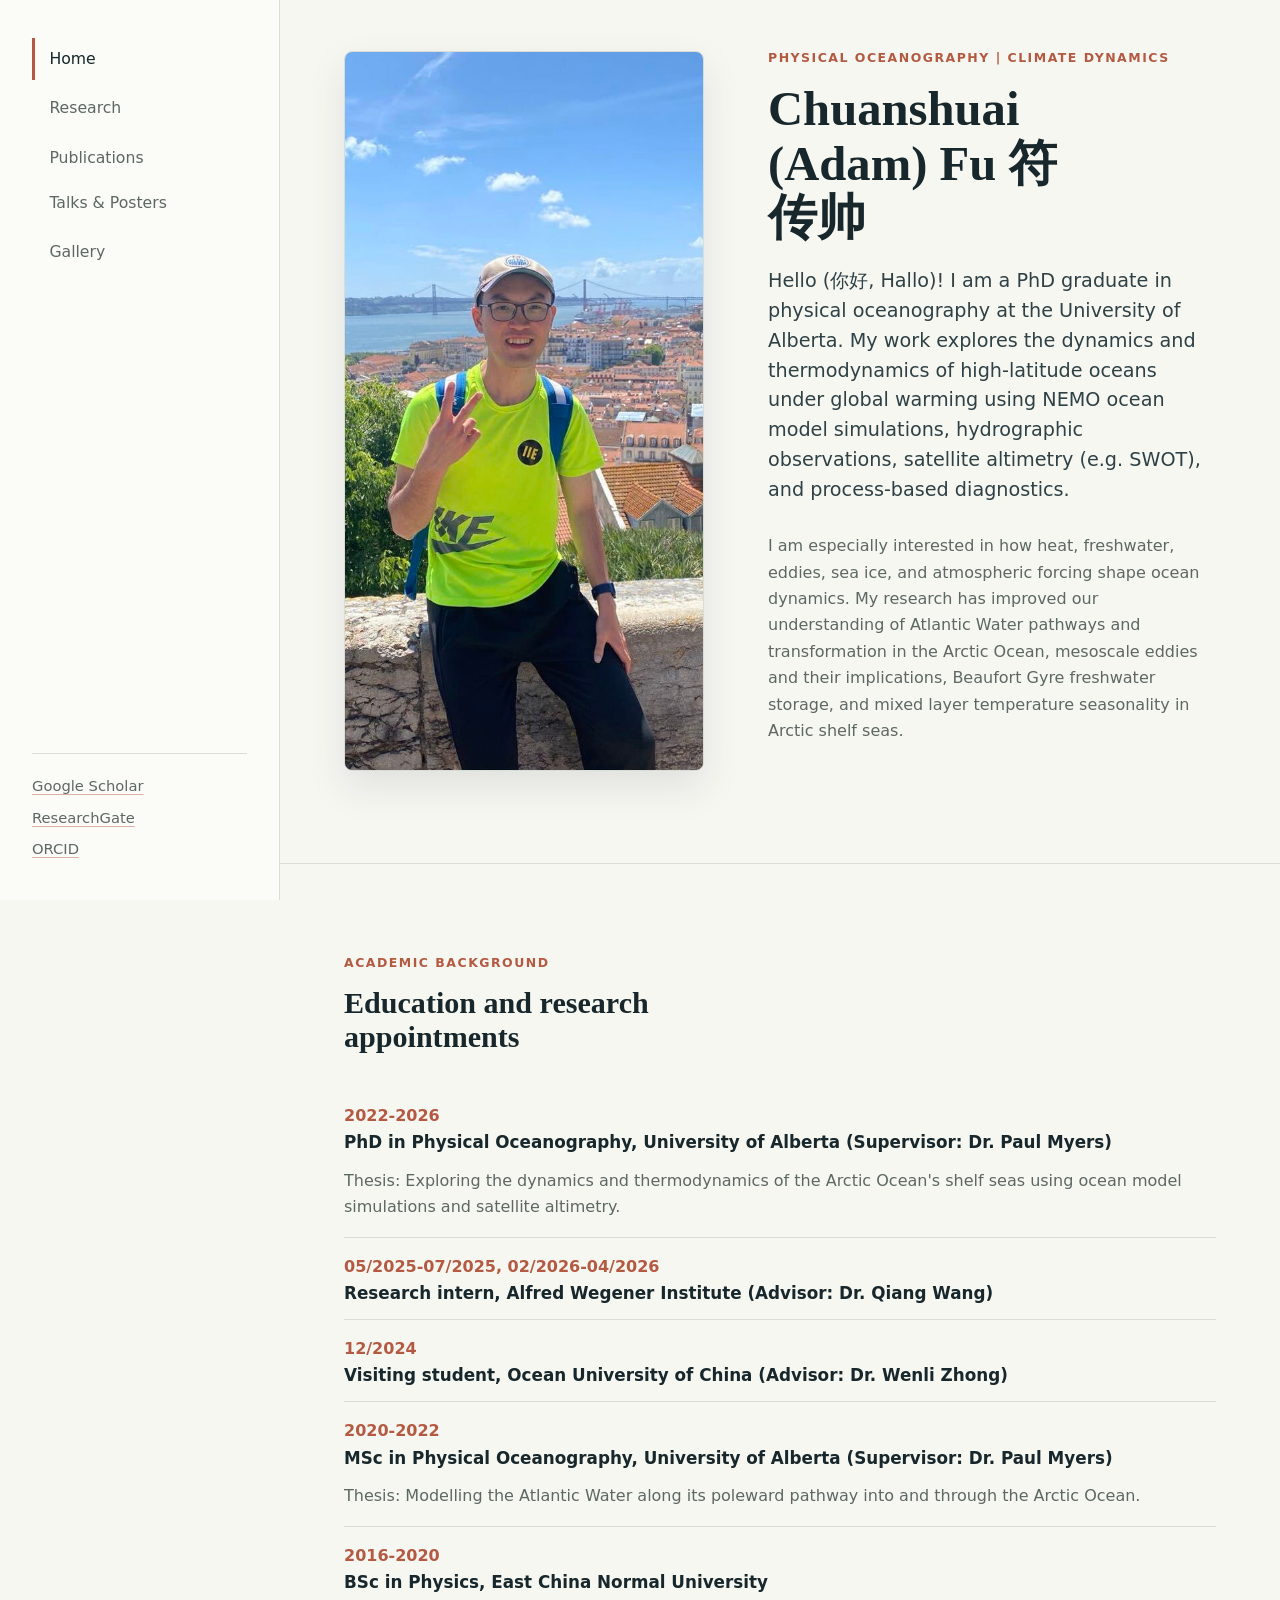
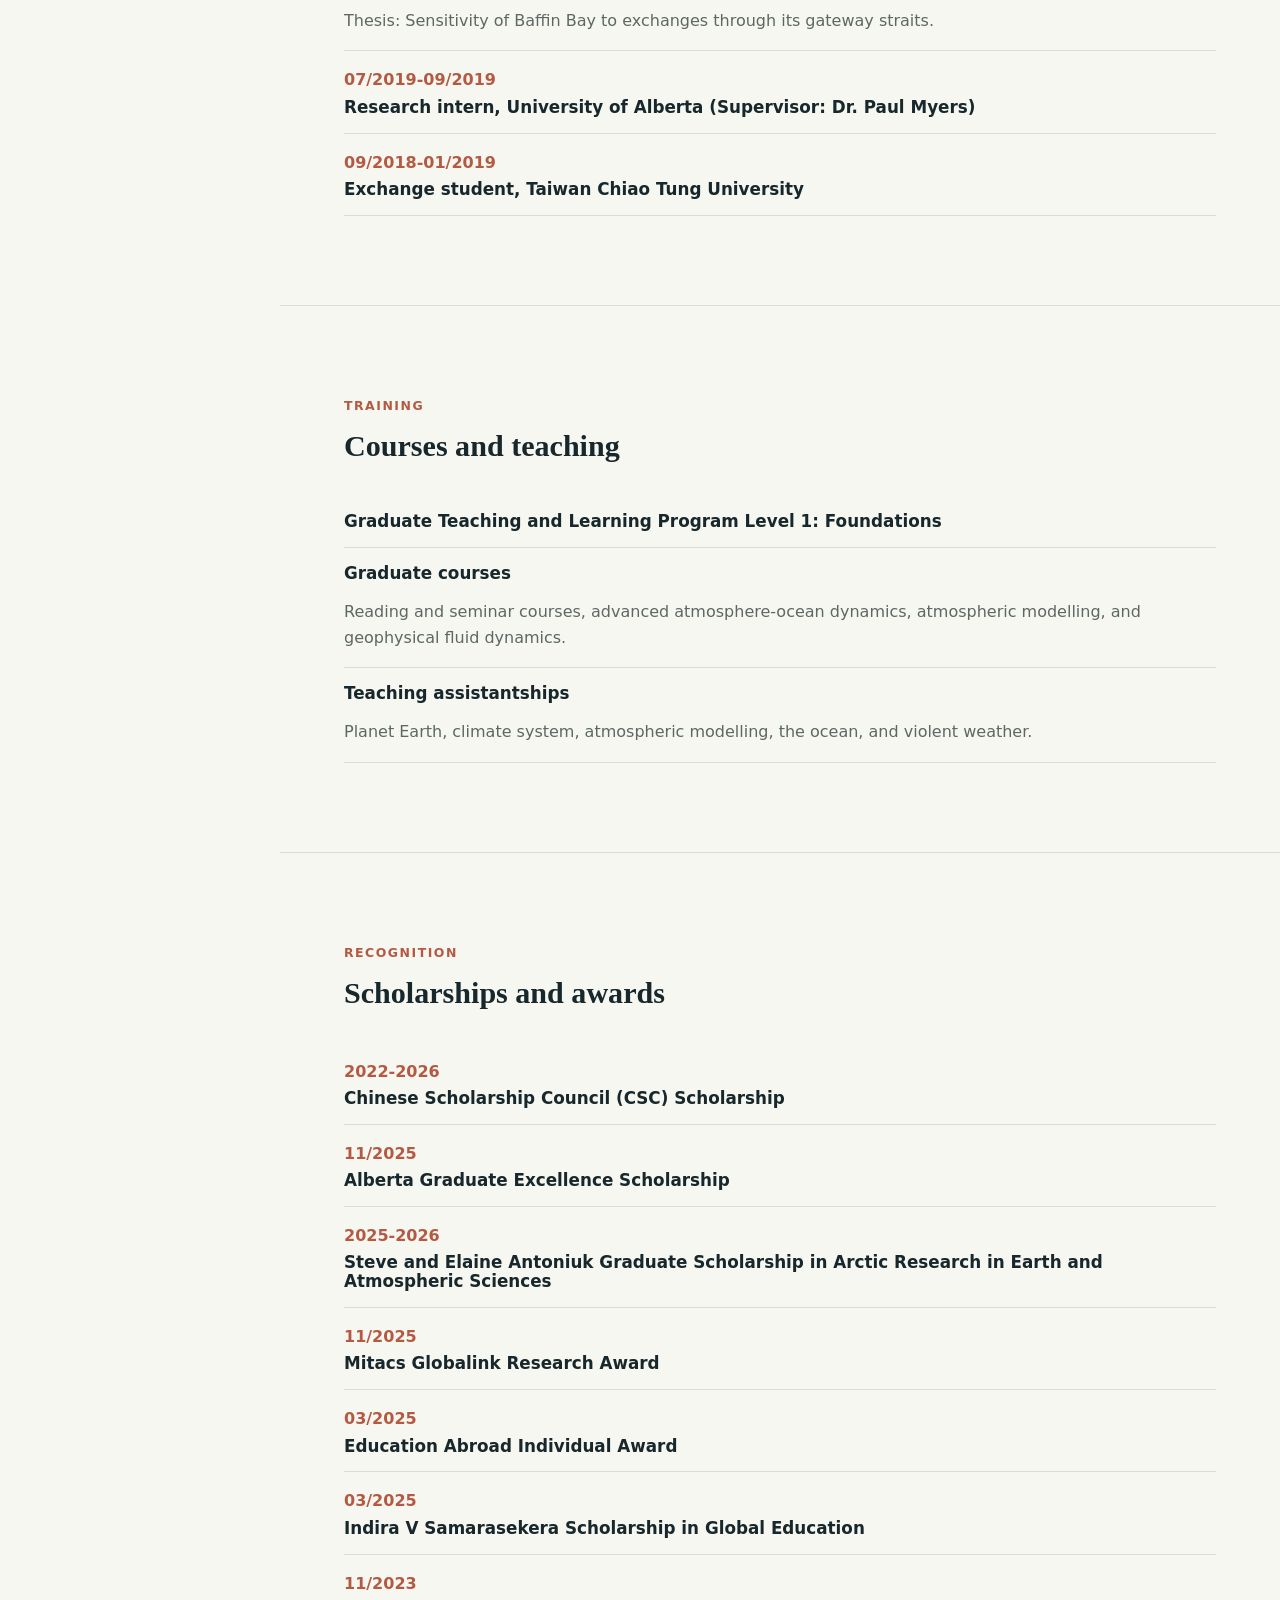
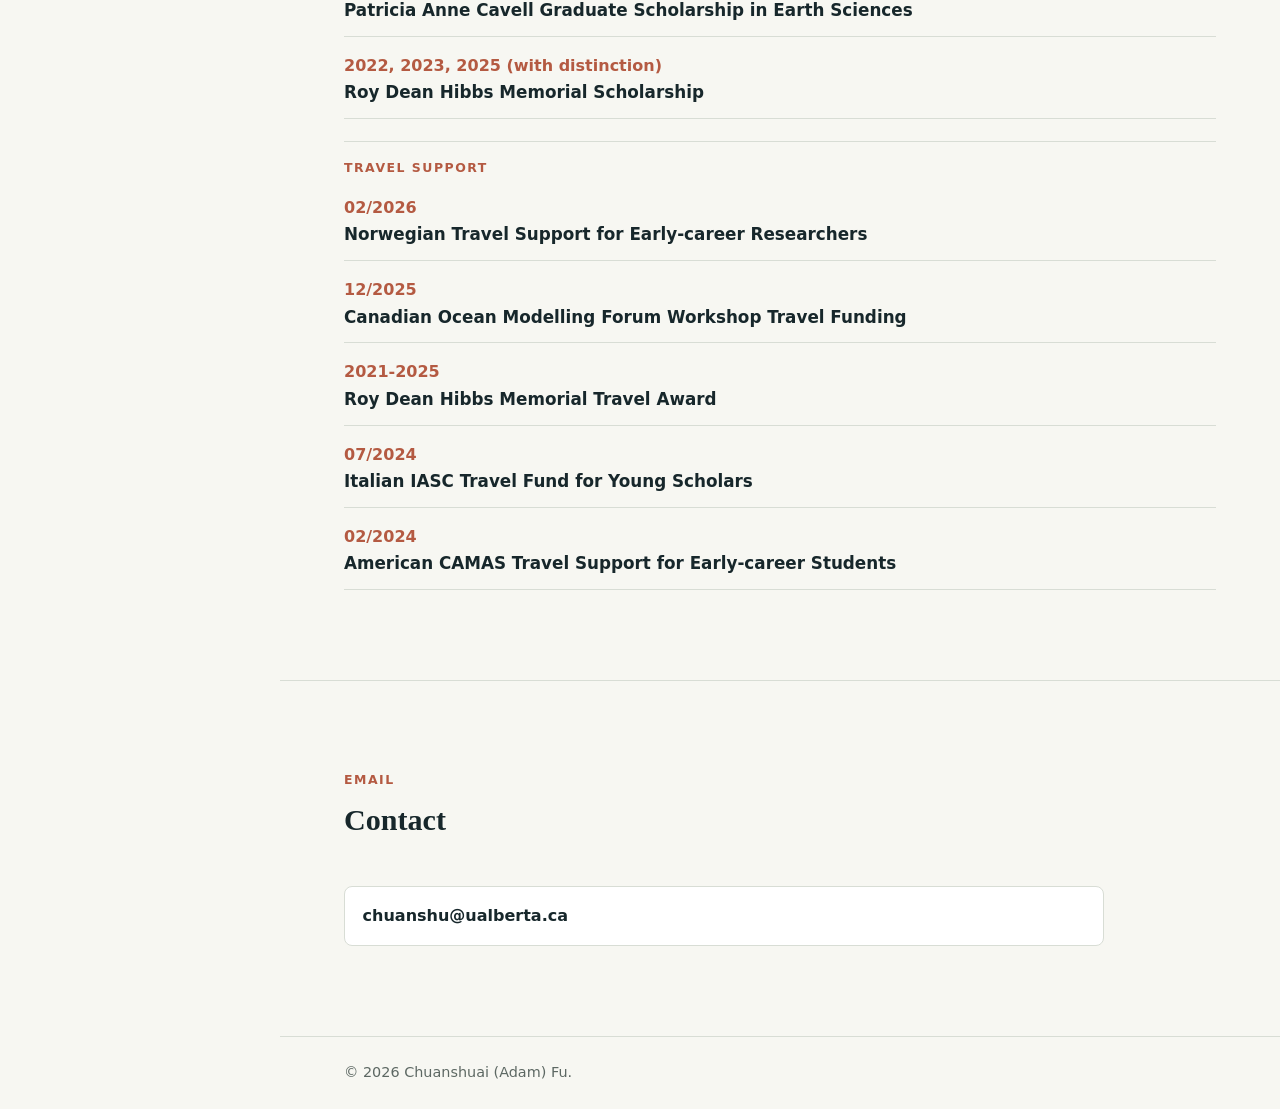
<file: index.html>
<!doctype html>
<html lang="en">
  <head>
    <meta charset="utf-8" />
    <meta name="viewport" content="width=device-width, initial-scale=1" />
    <title>Chuanshuai (Adam) Fu | Physical Oceanography</title>
    <meta
      name="description"
      content="Academic website for Chuanshuai (Adam) Fu, a physical oceanographer studying Arctic Ocean shelf seas, ocean modelling, and satellite altimetry."
    />
    <link rel="stylesheet" href="styles.css" />
  </head>
  <body data-page="home">
    <a class="skip-link" href="#main">Skip to content</a>

    <div class="site-shell">
      <aside class="sidebar" aria-label="Site">
        <nav class="nav" aria-label="Primary navigation">
          <a href="index.html" class="nav__link" data-nav="home">Home</a>
          <details class="nav__details" data-nav-details="home">
            <summary><span class="sr-only">Toggle Home subtitles</span></summary>
            <div class="nav__sublist">
              <a href="index.html#education-title">Education & appointments</a>
              <a href="index.html#teaching-title">Academic training</a>
              <a href="index.html#awards-title">Scholarships & awards</a>
              <a href="index.html#contact-title">Contact</a>
            </div>
          </details>
          <a href="research.html" class="nav__link" data-nav="research">Research</a>
          <details class="nav__details" data-nav-details="research">
            <summary><span class="sr-only">Toggle Research subtitles</span></summary>
            <div class="nav__sublist">
              <a href="research.html#research-interests-title">Research interests</a>
              <a href="research.html#mixed-layer">Mixed layer seasonality</a>
              <a href="research.html#beaufort-gyre">Beaufort Gyre freshwater</a>
              <a href="research.html#swot-eddies">SWOT BG eddies</a>
              <a href="research.html#labrador-eddies">Labrador Sea eddies</a>
              <a href="research.html#svalbard-convection">Svalbard convection</a>
              <a href="research.html#atlantic-water">Atlantic Water pathways</a>
            </div>
          </details>
          <a href="publications.html" class="nav__link" data-nav="publications">Publications</a>
          <a href="talks.html" class="nav__link" data-nav="talks">Talks & Posters</a>
          <details class="nav__details" data-nav-details="talks">
            <summary><span class="sr-only">Toggle Talks and Posters subtitles</span></summary>
            <div class="nav__sublist">
              <a href="talks.html#presentations-title">Selected talks</a>
              <a href="talks.html#posters-title">Selected posters</a>
            </div>
          </details>
          <a href="gallery.html" class="nav__link" data-nav="gallery">Gallery</a>
          <details class="nav__details" data-nav-details="gallery">
            <summary><span class="sr-only">Toggle Gallery subtitles</span></summary>
            <div class="nav__sublist">
              <a href="gallery.html#gallery-2026">2026</a>
              <a href="gallery.html#gallery-2025">2025</a>
              <a href="gallery.html#gallery-2024">2024</a>
              <a href="gallery.html#gallery-2023">2023</a>
              <a href="gallery.html#gallery-2021-2022">2021-2022</a>
              <a href="gallery.html#gallery-before-2020">Before 2020</a>
            </div>
          </details>
        </nav>

        <div class="sidebar__meta">
          <a href="https://scholar.google.com/citations?user=yqhJvTcAAAAJ&hl=en">Google Scholar</a>
          <a href="https://www.researchgate.net/profile/Adam_Fu/research">ResearchGate</a>
          <a href="https://orcid.org/0000-0001-9124-5510">ORCID</a>
        </div>
      </aside>

      <main id="main" class="content">
        <section class="hero section" aria-labelledby="home-title">
          <div class="profile">
            <img
              class="profile__photo"
              src="assets/profile-photo.jpg"
              alt="Chuanshuai (Adam) Fu overlooking Lisbon"
              width="720"
              height="720"
            />

            <div class="profile__body">
              <p class="eyebrow">Physical Oceanography | Climate Dynamics</p>
              <h1 id="home-title">Chuanshuai (Adam) Fu 符传帅</h1>
              <p class="lead">
                Hello (你好, Hallo)! I am a PhD graduate in physical oceanography at the University
                of Alberta. My work explores the dynamics and thermodynamics of
                high-latitude oceans under global warming using NEMO ocean model simulations,
                hydrographic observations, satellite altimetry (e.g. SWOT), and process-based diagnostics.
              </p>
              <p class="intro-copy">
                I am especially interested in how heat, freshwater, eddies,
                sea ice, and atmospheric forcing shape ocean
                dynamics. My research has improved our understanding of
                Atlantic Water pathways and transformation in the Arctic Ocean, mesoscale eddies and their implications,
                Beaufort Gyre freshwater storage, and mixed layer temperature seasonality in Arctic shelf seas.
            
              </p>
            </div>
          </div>
        </section>

        <section class="section section-stack" aria-labelledby="education-title">
          <div class="section__heading">
            <p class="eyebrow">Academic background</p>
            <h2 id="education-title">Education and research appointments</h2>
          </div>

          <div class="timeline">
            <article>
              <time>2022-2026</time>
              <h3>PhD in Physical Oceanography, University of Alberta (Supervisor: Dr. Paul Myers)</h3>
              <p>
                Thesis: Exploring the dynamics and thermodynamics of the Arctic
                Ocean's shelf seas using ocean model simulations and satellite
                altimetry.
              </p>
            </article>
            <article>
              <time>05/2025-07/2025, 02/2026-04/2026</time>
              <h3>Research intern, Alfred Wegener Institute (Advisor: Dr. Qiang Wang)</h3>
            </article>
            <article>
              <time>12/2024</time>
              <h3>Visiting student, Ocean University of China (Advisor: Dr. Wenli Zhong)</h3>
            </article>
            <article>
              <time>2020-2022</time>
              <h3>MSc in Physical Oceanography, University of Alberta (Supervisor: Dr. Paul Myers)</h3>
              <p>
                Thesis: Modelling the Atlantic Water along its poleward pathway
                into and through the Arctic Ocean.
              </p>
            </article>
            <article>
              <time>2016-2020</time>
              <h3>BSc in Physics, East China Normal University</h3>
              <p>
                Thesis: Sensitivity of Baffin Bay to exchanges through its
                gateway straits.
              </p>
            </article>
            <article>
              <time>07/2019-09/2019</time>
              <h3>Research intern, University of Alberta (Supervisor: Dr. Paul Myers)</h3>
            </article>

            <article>
              <time>09/2018-01/2019</time>
              <h3>Exchange student, Taiwan Chiao Tung University</h3>
            </article>

          </div>
        </section>

        <section class="section section-stack" aria-labelledby="teaching-title">
          <div class="section__heading">
            <p class="eyebrow">Training</p>
            <h2 id="teaching-title">Courses and teaching</h2>
          </div>

          <div class="timeline">
            <article>
              <h3>Graduate Teaching and Learning Program Level 1: Foundations</h3>
            </article>

            <article>
              <h3>Graduate courses</h3>
              <p>Reading and seminar courses, advanced atmosphere-ocean dynamics, atmospheric modelling, and geophysical fluid dynamics.</p>
            </article>

            <article>
              <h3>Teaching assistantships</h3>
              <p>Planet Earth, climate system, atmospheric modelling, the ocean, and violent weather.</p>
            </article>

          </div>
        </section>

        <section class="section section-stack" aria-labelledby="awards-title">
          <div class="section__heading">
            <p class="eyebrow">Recognition</p>
            <h2 id="awards-title">Scholarships and awards</h2>
          </div>

          <div class="timeline">
            <article>
              <time>2022-2026</time>
              <h3>Chinese Scholarship Council (CSC) Scholarship</h3>
            </article>
            <article>
              <time>11/2025</time>
              <h3>Alberta Graduate Excellence Scholarship</h3>
            </article>
            <article>
              <time>2025-2026</time>
              <h3>Steve and Elaine Antoniuk Graduate Scholarship in Arctic Research in Earth and Atmospheric Sciences</h3>
            </article>
            <article>
              <time>11/2025</time>
              <h3>Mitacs Globalink Research Award</h3>
            </article>
            <article>
              <time>03/2025</time>
              <h3>Education Abroad Individual Award</h3>
            </article>
            <article>
              <time>03/2025</time>
              <h3>Indira V Samarasekera Scholarship in Global Education</h3>
            </article>
            <article>
              <time>11/2023</time>
              <h3>Patricia Anne Cavell Graduate Scholarship in Earth Sciences</h3>
            </article>
            <article>
              <time>2022, 2023, 2025 (with distinction)</time>
              <h3>Roy Dean Hibbs Memorial Scholarship</h3>
            </article>
            <div class="timeline-divider">Travel support</div>
            <article>
              <time>02/2026</time>
              <h3>Norwegian Travel Support for Early-career Researchers</h3>
            </article>
            <article>
              <time>12/2025</time>
              <h3>Canadian Ocean Modelling Forum Workshop Travel Funding</h3>
            </article>
            <article>
              <time>2021-2025</time>
              <h3>Roy Dean Hibbs Memorial Travel Award</h3>
            </article>
            <article>
              <time>07/2024</time>
              <h3>Italian IASC Travel Fund for Young Scholars</h3>
            </article>
            <article>
              <time>02/2024</time>
              <h3>American CAMAS Travel Support for Early-career Students</h3>
            </article>
          </div>
        </section>

        <section class="section section-stack" aria-labelledby="contact-title">
          <div class="section__heading">
            <p class="eyebrow">Email</p>
            <h2 id="contact-title">Contact</h2>
          </div>

          <div class="link-panel">
            <a href="mailto:chuanshu@ualberta.ca">
              <strong>chuanshu@ualberta.ca</strong>
            </a>
          </div>
        </section>

        <footer class="footer">
          <p>© 2026 Chuanshuai (Adam) Fu.</p>
        </footer>
      </main>
    </div>

    <script src="script.js"></script>
  </body>
</html>
</file>
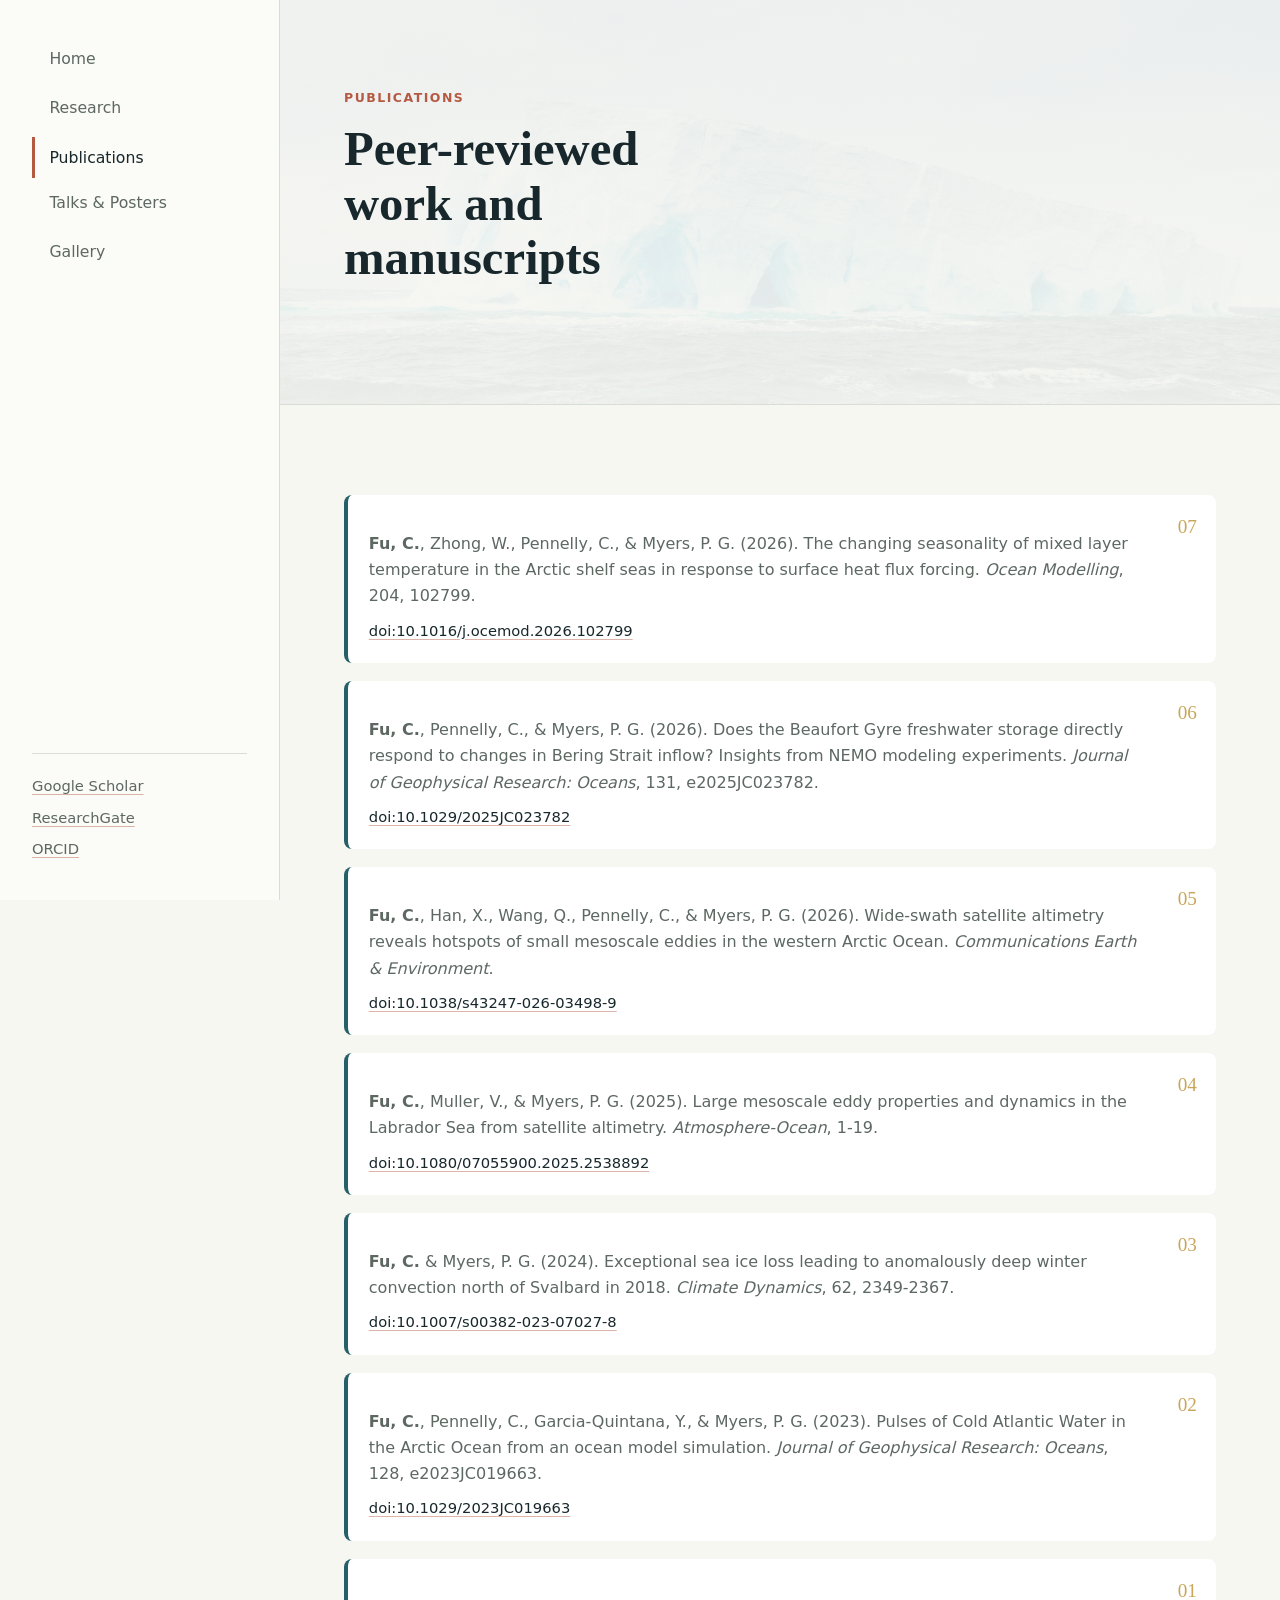
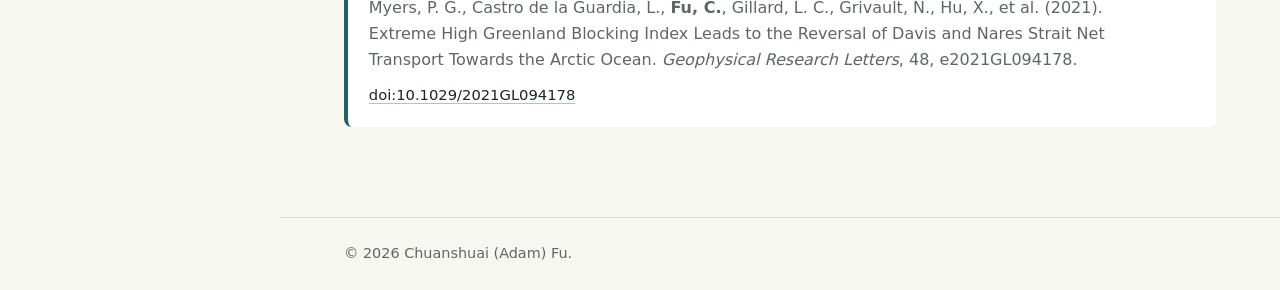
<file: publications.html>
<!doctype html>
<html lang="en">
  <head>
    <meta charset="utf-8" />
    <meta name="viewport" content="width=device-width, initial-scale=1" />
    <title>Publications | Chuanshuai (Adam) Fu</title>
    <meta
      name="description"
      content="Publications by Chuanshuai (Adam) Fu in physical oceanography and Arctic Ocean dynamics."
    />
    <link rel="stylesheet" href="styles.css" />
  </head>
  <body data-page="publications">
    <a class="skip-link" href="#main">Skip to content</a>

    <div class="site-shell">
      <aside class="sidebar" aria-label="Site">
        <nav class="nav" aria-label="Primary navigation">
          <a href="index.html" class="nav__link" data-nav="home">Home</a>
          <details class="nav__details" data-nav-details="home">
            <summary><span class="sr-only">Toggle Home subtitles</span></summary>
            <div class="nav__sublist">
              <a href="index.html#education-title">Education & appointments</a>
              <a href="index.html#teaching-title">Academic training</a>
              <a href="index.html#awards-title">Scholarships & awards</a>
              <a href="index.html#contact-title">Contact</a>
            </div>
          </details>
          <a href="research.html" class="nav__link" data-nav="research">Research</a>
          <details class="nav__details" data-nav-details="research">
            <summary><span class="sr-only">Toggle Research subtitles</span></summary>
            <div class="nav__sublist">
              <a href="research.html#research-interests-title">Research interests</a>
              <a href="research.html#mixed-layer">Mixed-layer seasonality</a>
              <a href="research.html#beaufort-gyre">Beaufort Gyre freshwater</a>
              <a href="research.html#swot-eddies">SWOT eddies</a>
              <a href="research.html#labrador-eddies">Labrador Sea eddies</a>
              <a href="research.html#svalbard-convection">Svalbard convection</a>
              <a href="research.html#atlantic-water">Atlantic Water pathways</a>
            </div>
          </details>
          <a href="publications.html" class="nav__link" data-nav="publications">Publications</a>
          <a href="talks.html" class="nav__link" data-nav="talks">Talks & Posters</a>
          <details class="nav__details" data-nav-details="talks">
            <summary><span class="sr-only">Toggle Talks and Posters subtitles</span></summary>
            <div class="nav__sublist">
              <a href="talks.html#presentations-title">Selected talks</a>
              <a href="talks.html#posters-title">Selected posters</a>
            </div>
          </details>
          <a href="gallery.html" class="nav__link" data-nav="gallery">Gallery</a>
          <details class="nav__details" data-nav-details="gallery">
            <summary><span class="sr-only">Toggle Gallery subtitles</span></summary>
            <div class="nav__sublist">
              <a href="gallery.html#gallery-2026">2026</a>
              <a href="gallery.html#gallery-2025">2025</a>
              <a href="gallery.html#gallery-2024">2024</a>
              <a href="gallery.html#gallery-2023">2023</a>
              <a href="gallery.html#gallery-2021-2022">2021-2022</a>
              <a href="gallery.html#gallery-before-2020">Before 2020</a>
            </div>
          </details>
        </nav>

        <div class="sidebar__meta">
          <a href="https://scholar.google.com/citations?user=yqhJvTcAAAAJ&hl=en">Google Scholar</a>
          <a href="https://www.researchgate.net/profile/Adam_Fu/research">ResearchGate</a>
          <a href="https://orcid.org/0000-0001-9124-5510">ORCID</a>
        </div>
      </aside>

      <main id="main" class="content">
        <section class="section page-header" aria-labelledby="publications-title">
          <p class="eyebrow">Publications</p>
          <h1 id="publications-title">Peer-reviewed work and manuscripts</h1>
          <p class="lead">
            <!-- My publications focus on Arctic Ocean dynamics, Beaufort Gyre
            freshwater storage, satellite altimetry, mesoscale eddies, Atlantic
            Water pathways, and high-latitude ocean change. -->
          </p>
        </section>

        <section class="section" aria-label="Publication list">
          <ol class="publication-list publication-list--reverse">
            <li data-number="07">
              <p>
                <strong>Fu, C.</strong>, Zhong, W., Pennelly, C., & Myers, P. G.
                (2026).
                The changing seasonality of mixed layer temperature in the
                Arctic shelf seas in response to surface heat flux forcing.
                <em>Ocean Modelling</em>, 204, 102799.
              </p>
              <a href="https://doi.org/10.1016/j.ocemod.2026.102799">doi:10.1016/j.ocemod.2026.102799</a>
            </li>
            <li data-number="06">
              <p>
                <strong>Fu, C.</strong>, Pennelly, C., & Myers, P. G. (2026).
                Does the Beaufort Gyre freshwater storage directly respond to
                changes in Bering Strait inflow? Insights from NEMO modeling
                experiments. <em>Journal of Geophysical Research: Oceans</em>,
                131, e2025JC023782.
              </p>
              <a href="https://doi.org/10.1029/2025JC023782">doi:10.1029/2025JC023782</a>
            </li>
            <li data-number="05">
              <p>
                <strong>Fu, C.</strong>, Han, X., Wang, Q., Pennelly, C., &
                Myers, P. G. (2026). Wide-swath satellite altimetry reveals
                hotspots of small mesoscale eddies in the western Arctic Ocean.
                <em>Communications Earth & Environment</em>.
              </p>
              <a href="https://doi.org/10.1038/s43247-026-03498-9">doi:10.1038/s43247-026-03498-9</a>
            </li>
            <li data-number="04">
              <p>
                <strong>Fu, C.</strong>, Muller, V., & Myers, P. G. (2025).
                Large mesoscale eddy properties and dynamics in the Labrador Sea
                from satellite altimetry. <em>Atmosphere-Ocean</em>, 1-19.
              </p>
              <a href="https://doi.org/10.1080/07055900.2025.2538892">doi:10.1080/07055900.2025.2538892</a>
            </li>
            <li data-number="03">
              <p>
                <strong>Fu, C.</strong> & Myers, P. G. (2024). Exceptional sea
                ice loss leading to anomalously deep winter convection north of
                Svalbard in 2018. <em>Climate Dynamics</em>, 62, 2349-2367.
              </p>
              <a href="https://doi.org/10.1007/s00382-023-07027-8">doi:10.1007/s00382-023-07027-8</a>
            </li>
            <li data-number="02">
              <p>
                <strong>Fu, C.</strong>, Pennelly, C., Garcia-Quintana, Y., &
                Myers, P. G. (2023). Pulses of Cold Atlantic Water in the Arctic
                Ocean from an ocean model simulation.
                <em>Journal of Geophysical Research: Oceans</em>, 128,
                e2023JC019663.
              </p>
              <a href="https://doi.org/10.1029/2023JC019663">doi:10.1029/2023JC019663</a>
            </li>
            <li data-number="01">
              <p>
                Myers, P. G., Castro de la Guardia, L., <strong>Fu, C.</strong>,
                Gillard, L. C., Grivault, N., Hu, X., et al. (2021). Extreme
                High Greenland Blocking Index Leads to the Reversal of Davis and
                Nares Strait Net Transport Towards the Arctic Ocean.
                <em>Geophysical Research Letters</em>, 48, e2021GL094178.
              </p>
              <a href="https://doi.org/10.1029/2021GL094178">doi:10.1029/2021GL094178</a>
            </li>
          </ol>
        </section>

        <footer class="footer">
          <p>© 2026 Chuanshuai (Adam) Fu.</p>
        </footer>
      </main>
    </div>

    <script src="script.js"></script>
  </body>
</html>
</file>
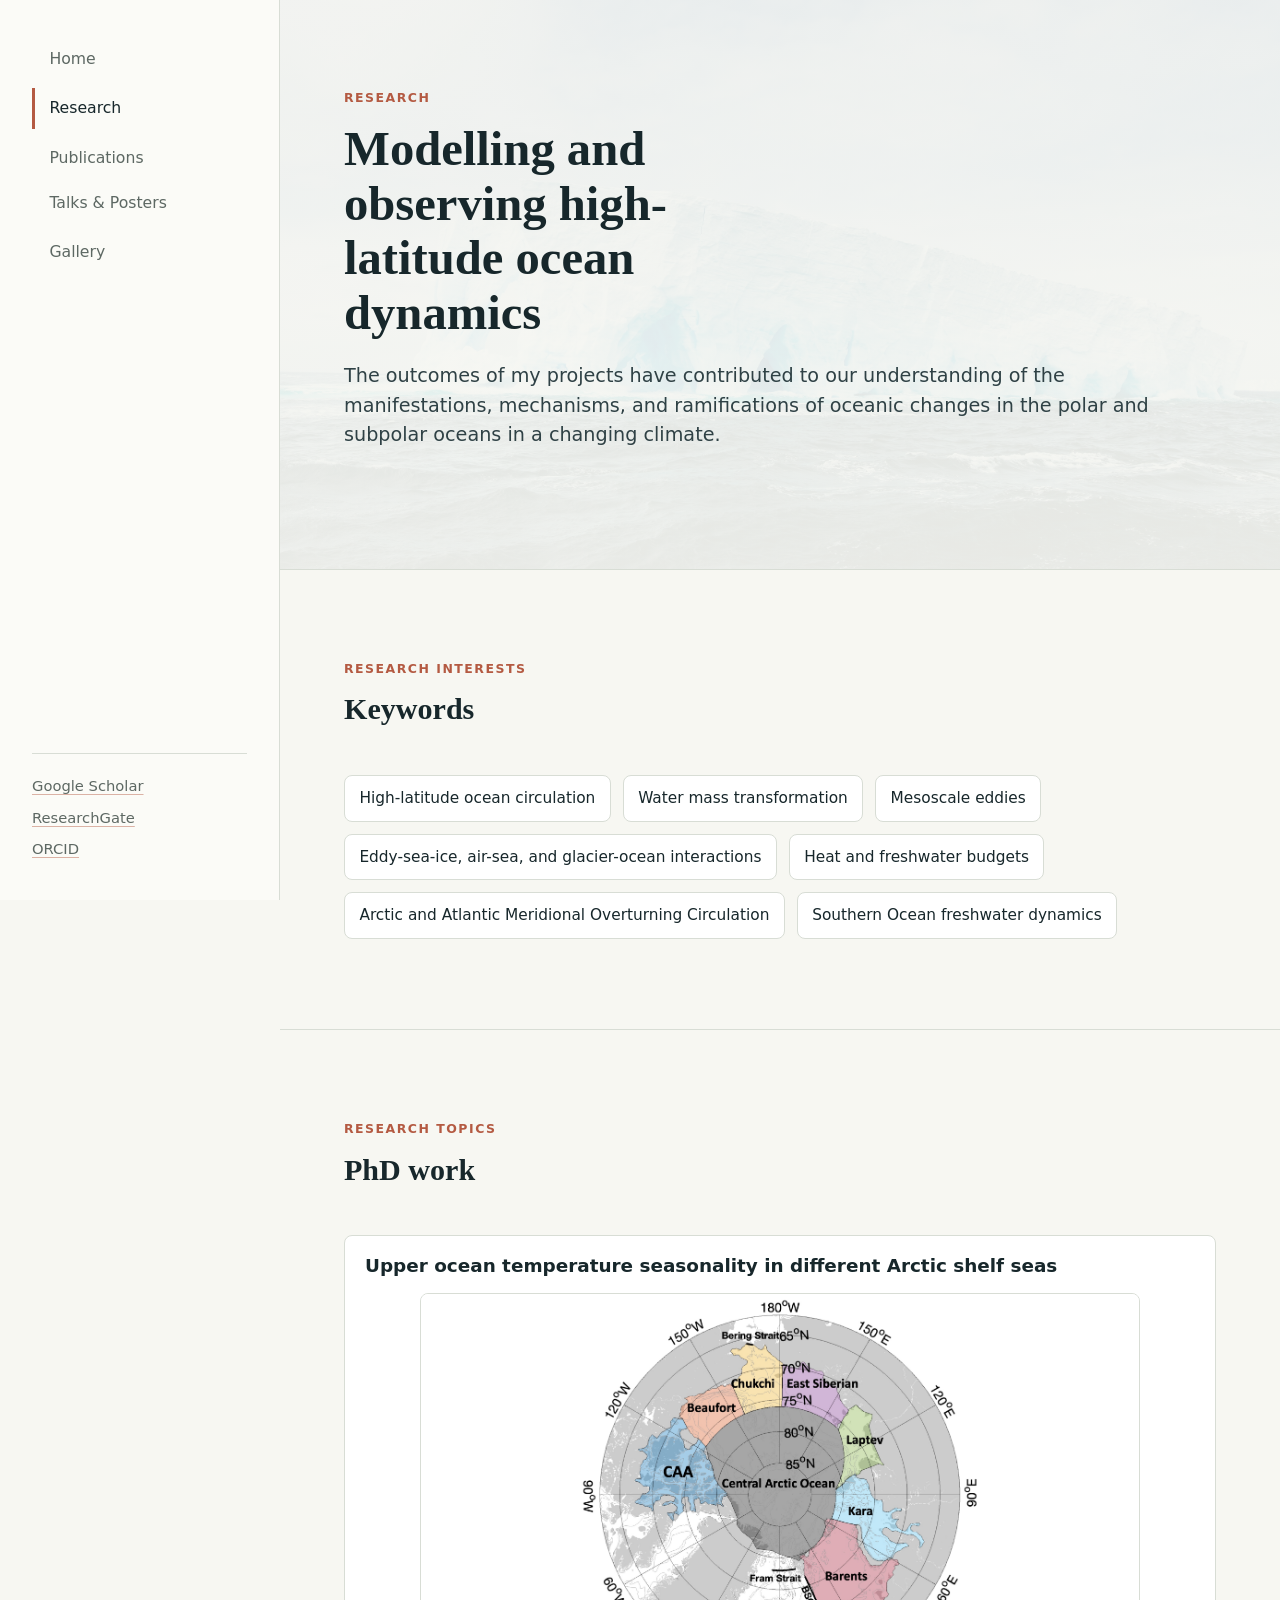
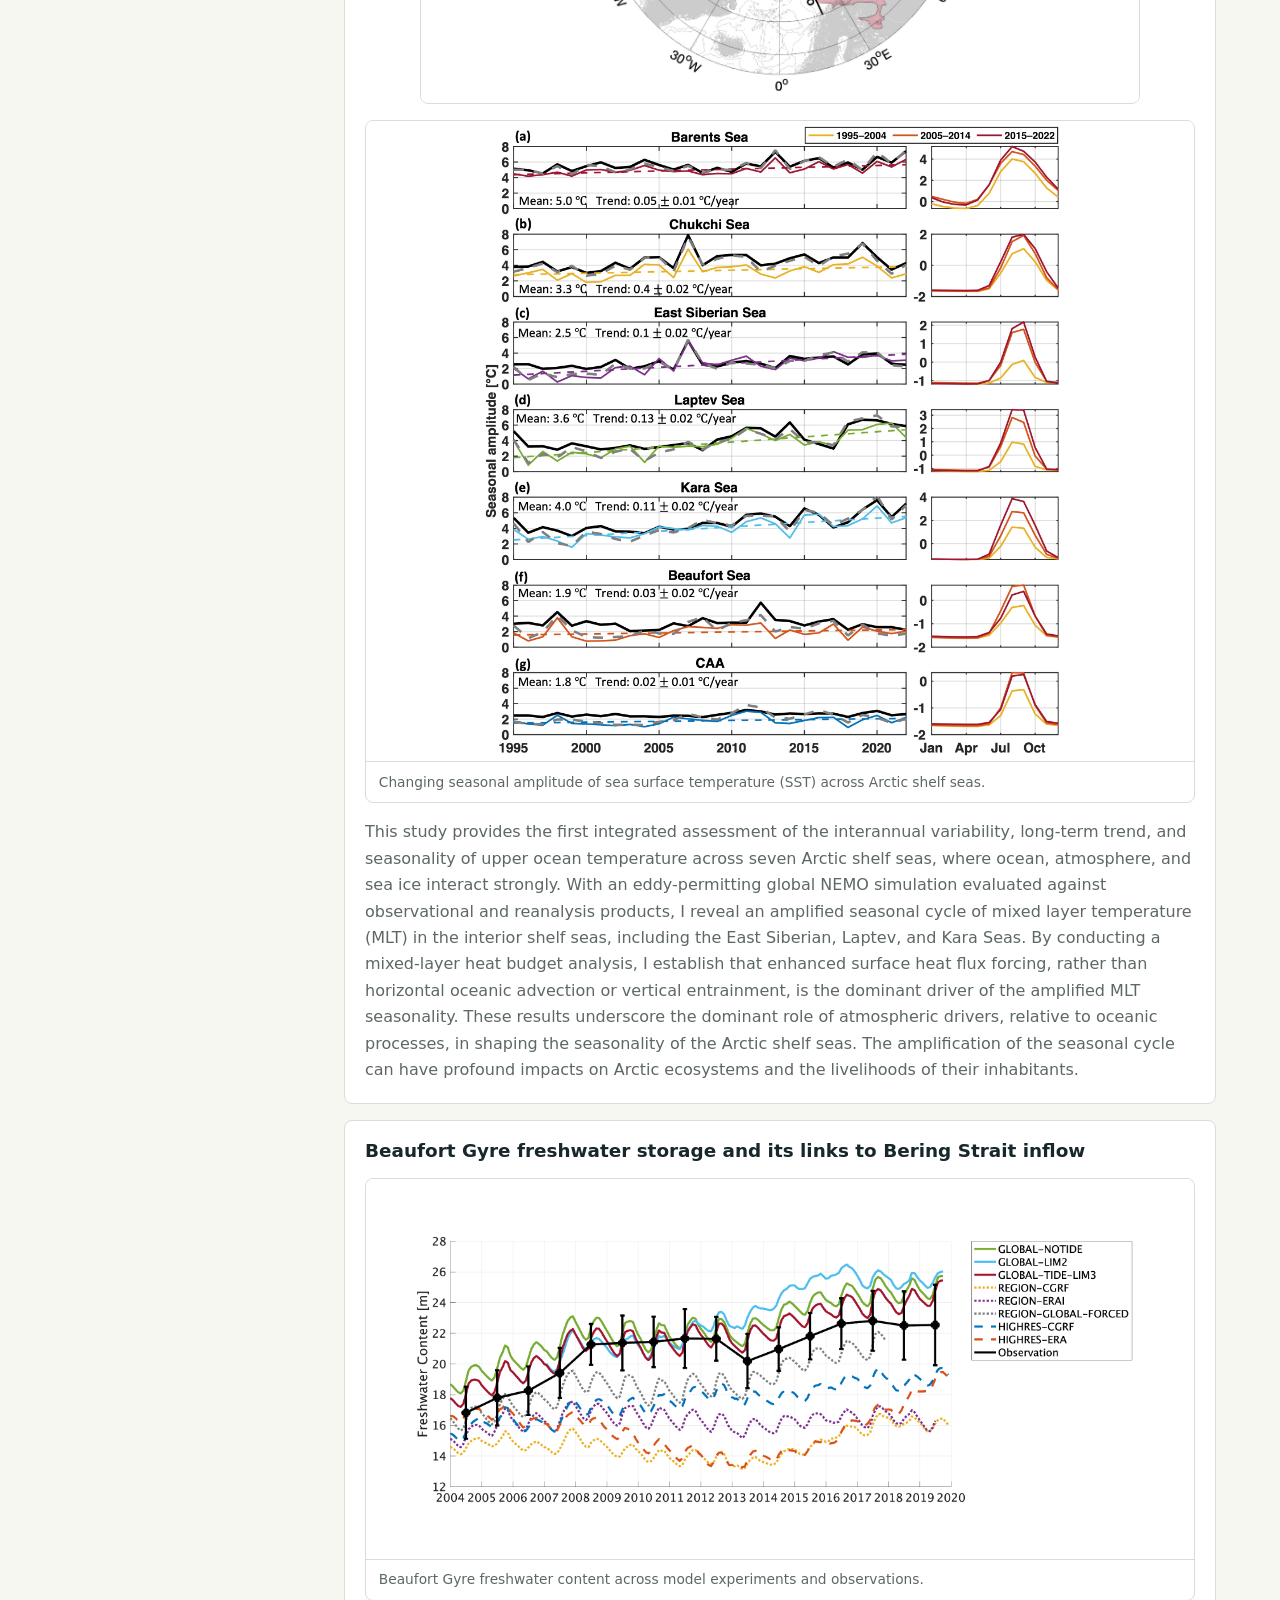
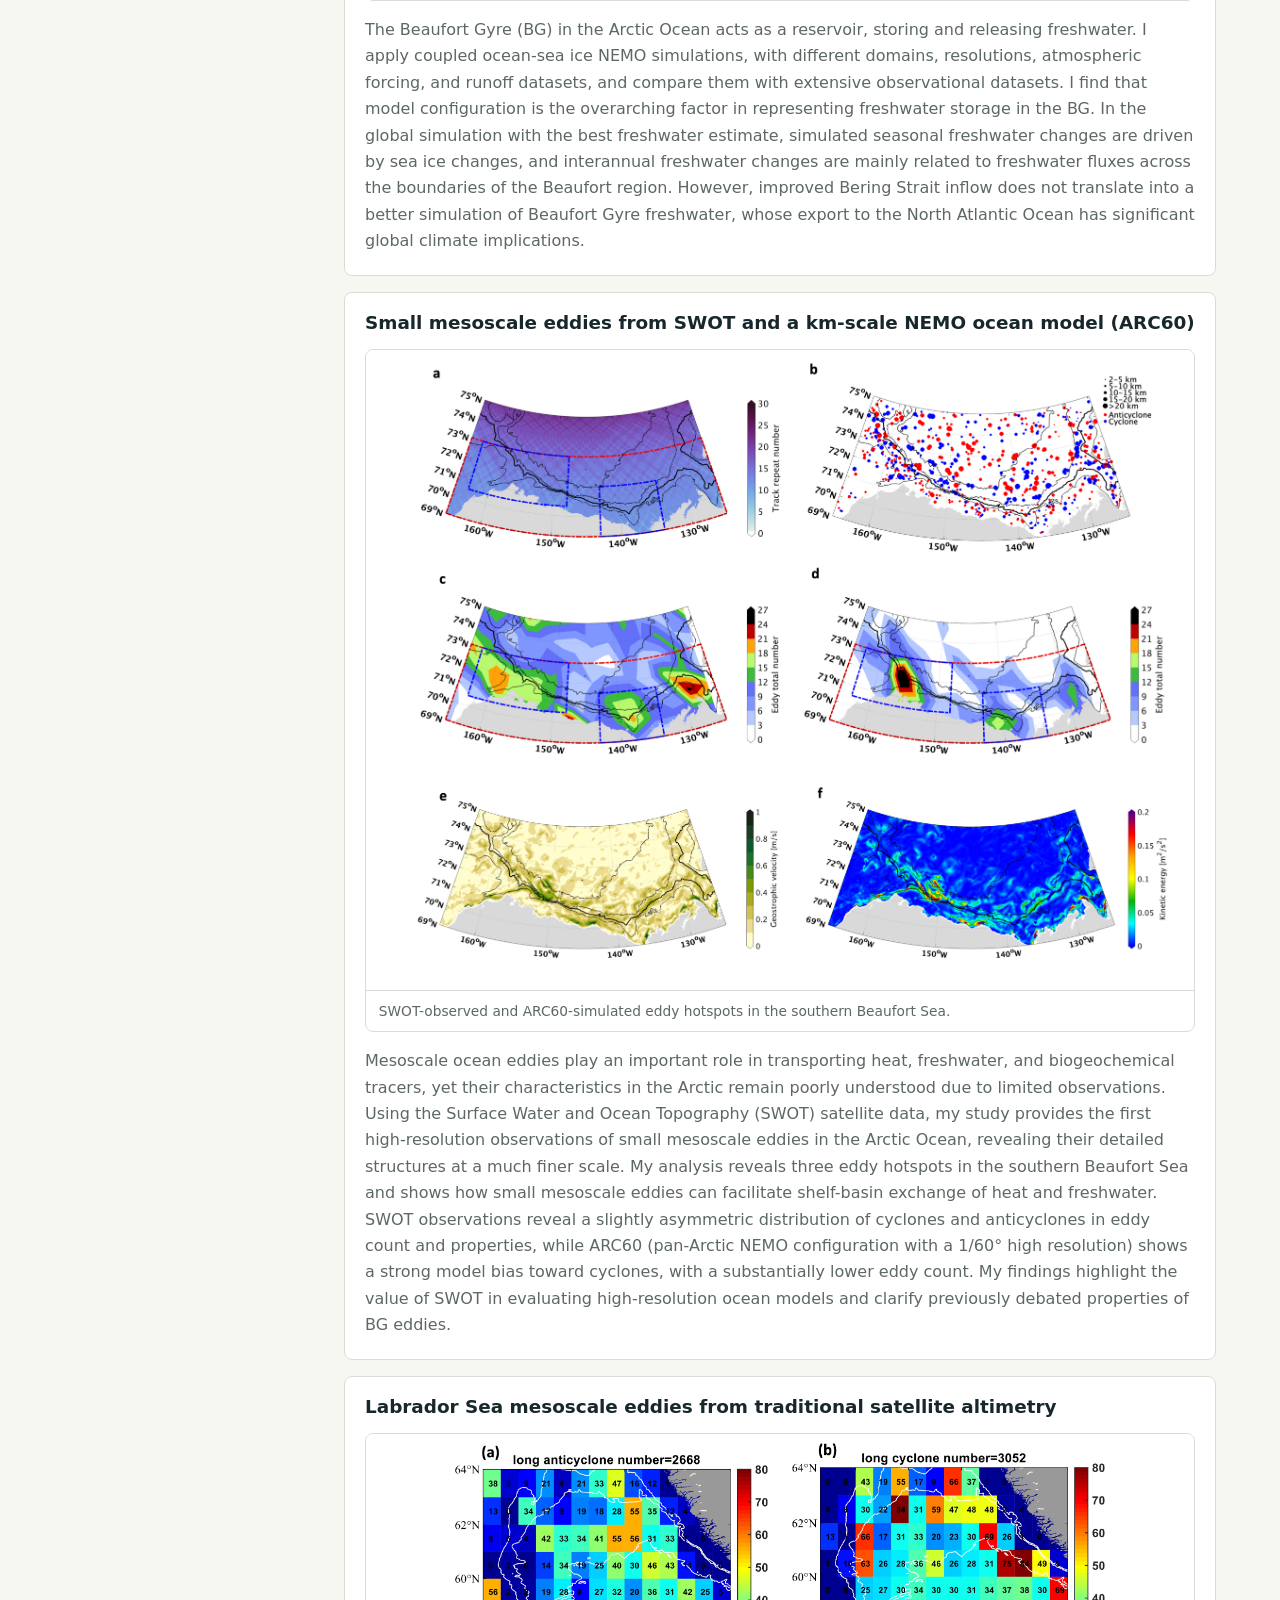
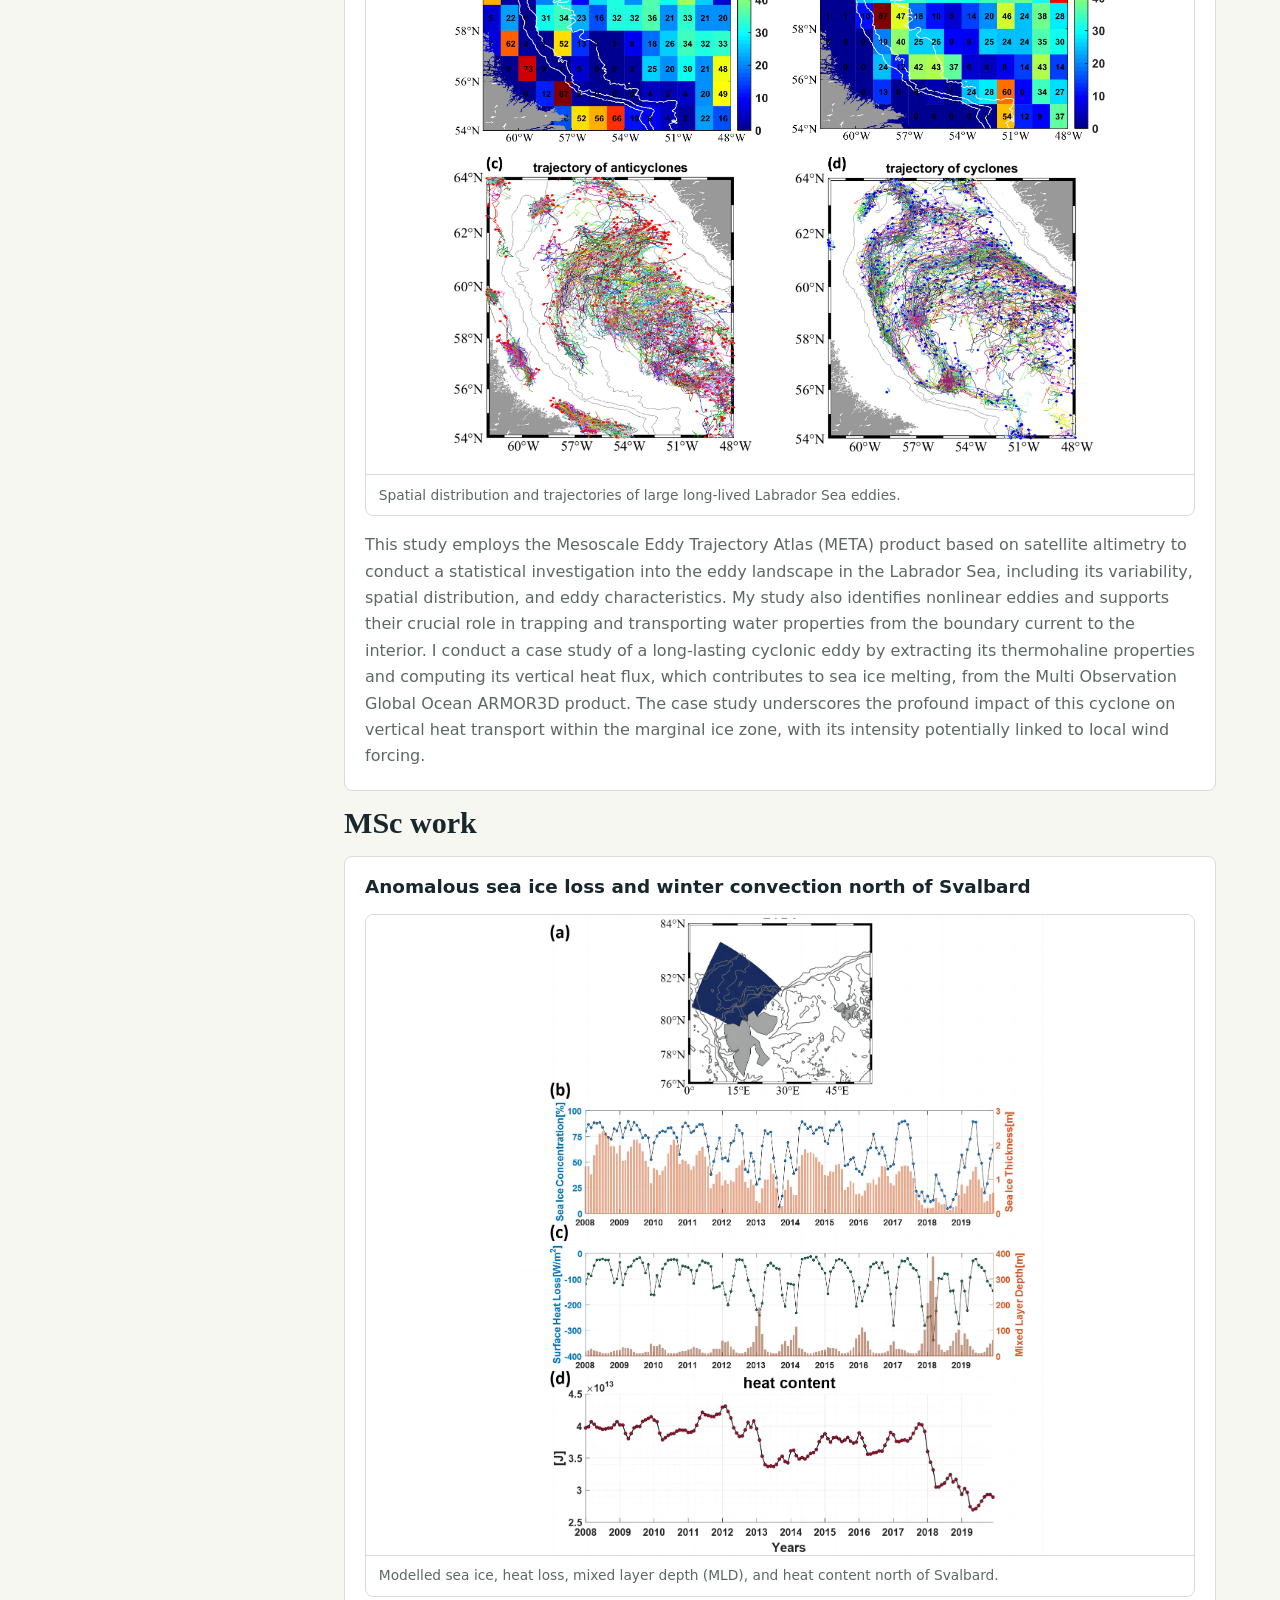
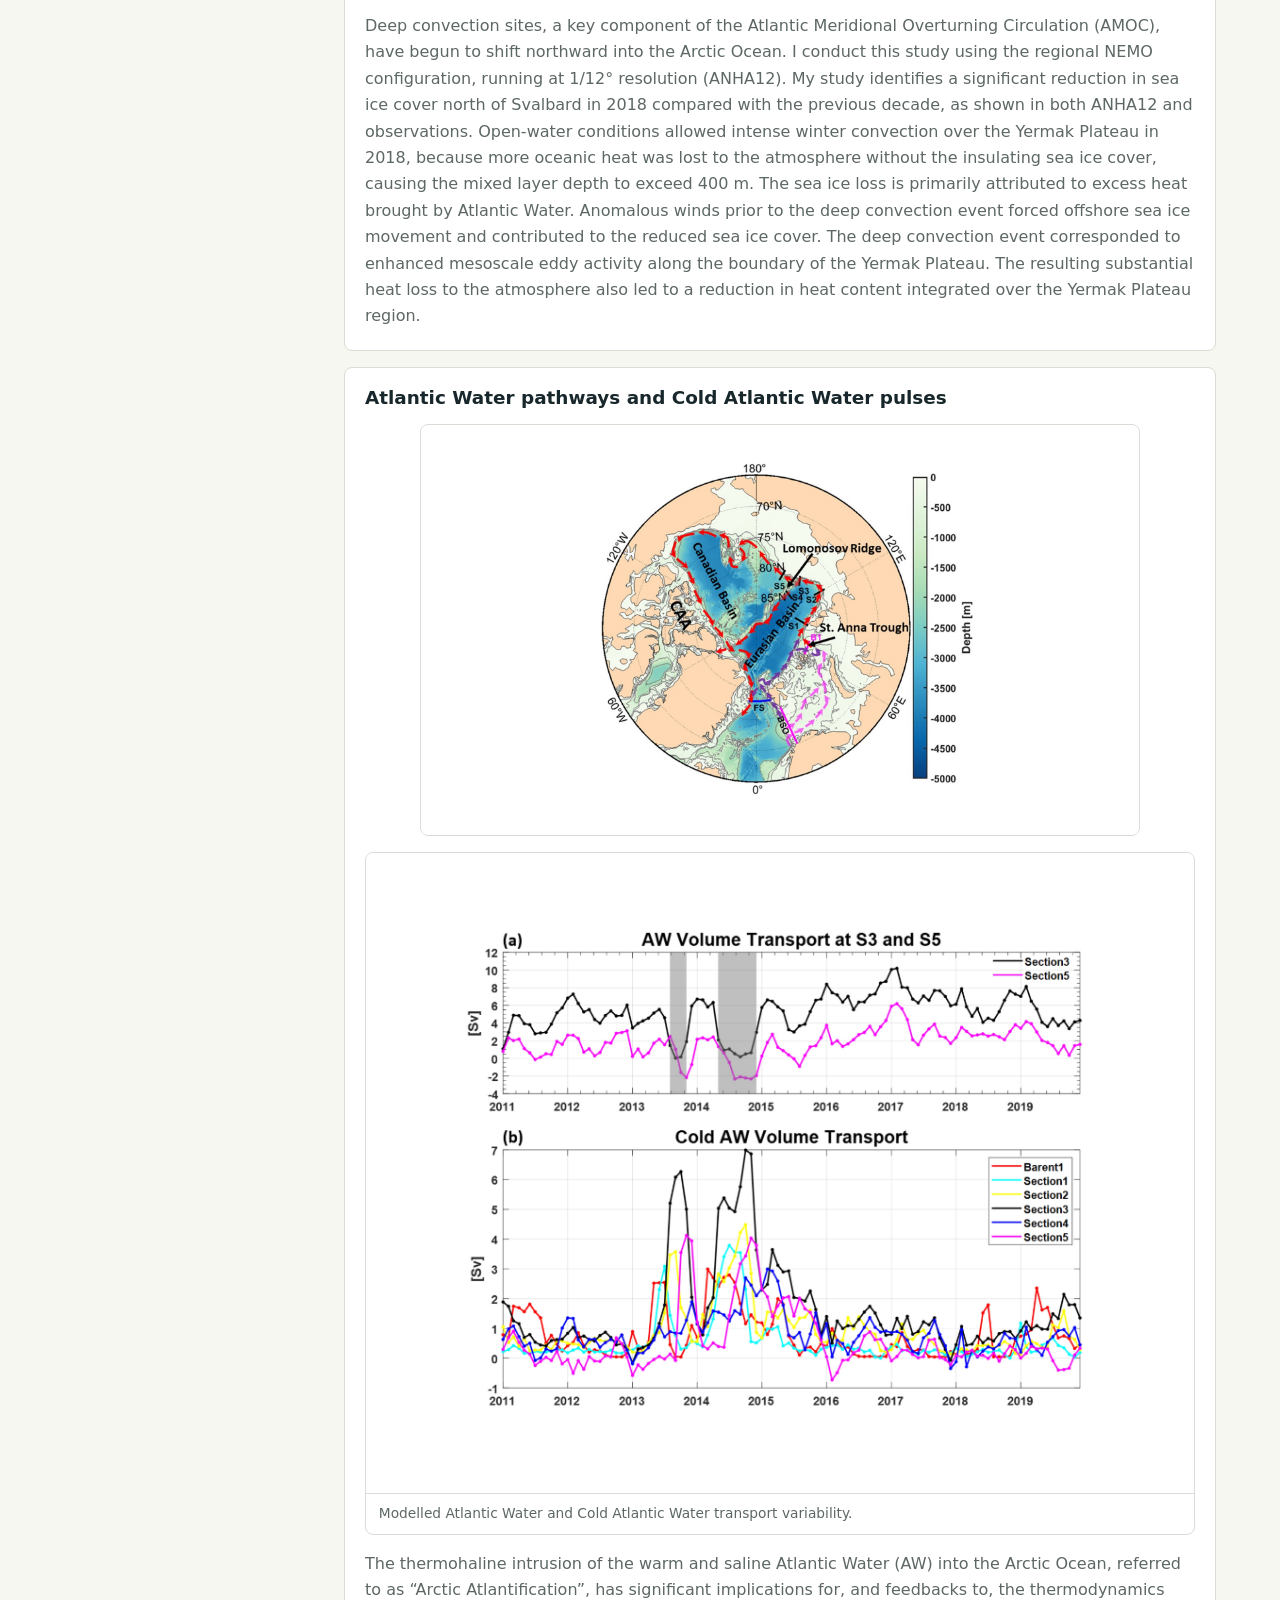
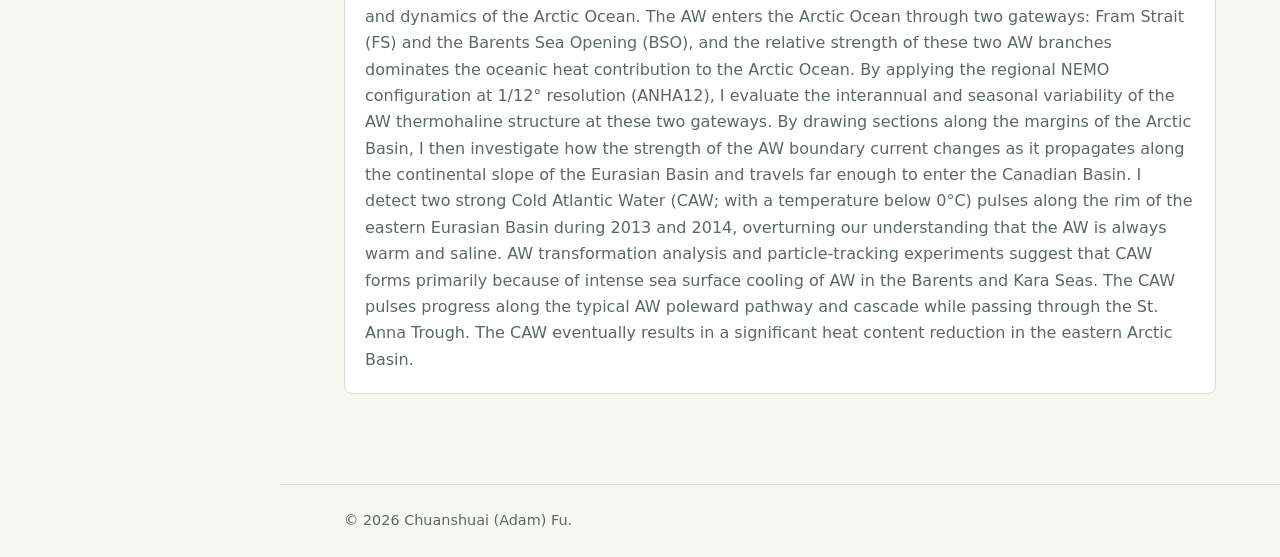
<file: research.html>
<!doctype html>
<html lang="en">
  <head>
    <meta charset="utf-8" />
    <meta name="viewport" content="width=device-width, initial-scale=1" />
    <title>Research | Chuanshuai (Adam) Fu</title>
    <meta
      name="description"
      content="Research interests of Chuanshuai (Adam) Fu in Arctic Ocean dynamics, NEMO modelling, SWOT altimetry, and high-latitude circulation."
    />
    <link rel="stylesheet" href="styles.css" />
  </head>
  <body data-page="research">
    <a class="skip-link" href="#main">Skip to content</a>

    <div class="site-shell">
      <aside class="sidebar" aria-label="Site">
        <nav class="nav" aria-label="Primary navigation">
          <a href="index.html" class="nav__link" data-nav="home">Home</a>
          <details class="nav__details" data-nav-details="home">
            <summary><span class="sr-only">Toggle Home subtitles</span></summary>
            <div class="nav__sublist">
              <a href="index.html#education-title">Education & appointments</a>
              <a href="index.html#teaching-title">Academic training</a>
              <a href="index.html#awards-title">Scholarships & awards</a>
              <a href="index.html#contact-title">Contact</a>
            </div>
          </details>
          <a href="research.html" class="nav__link" data-nav="research">Research</a>
          <details class="nav__details" data-nav-details="research">
            <summary><span class="sr-only">Toggle Research subtitles</span></summary>
            <div class="nav__sublist">
              <a href="research.html#research-interests-title">Research interests</a>
              <a href="research.html#mixed-layer">Mixed layer seasonality</a>
              <a href="research.html#beaufort-gyre">Beaufort Gyre freshwater</a>
              <a href="research.html#swot-eddies">SWOT BG eddies</a>
              <a href="research.html#labrador-eddies">Labrador Sea eddies</a>
              <a href="research.html#svalbard-convection">Svalbard convection</a>
              <a href="research.html#atlantic-water">Atlantic Water pathways</a>
            </div>
          </details>
          <a href="publications.html" class="nav__link" data-nav="publications">Publications</a>
          <a href="talks.html" class="nav__link" data-nav="talks">Talks & Posters</a>
          <details class="nav__details" data-nav-details="talks">
            <summary><span class="sr-only">Toggle Talks and Posters subtitles</span></summary>
            <div class="nav__sublist">
              <a href="talks.html#presentations-title">Selected talks</a>
              <a href="talks.html#posters-title">Selected posters</a>
            </div>
          </details>
          <a href="gallery.html" class="nav__link" data-nav="gallery">Gallery</a>
          <details class="nav__details" data-nav-details="gallery">
            <summary><span class="sr-only">Toggle Gallery subtitles</span></summary>
            <div class="nav__sublist">
              <a href="gallery.html#gallery-2026">2026</a>
              <a href="gallery.html#gallery-2025">2025</a>
              <a href="gallery.html#gallery-2024">2024</a>
              <a href="gallery.html#gallery-2023">2023</a>
              <a href="gallery.html#gallery-2021-2022">2021-2022</a>
              <a href="gallery.html#gallery-before-2020">Before 2020</a>
            </div>
          </details>
        </nav>

        <div class="sidebar__meta">
          <a href="https://scholar.google.com/citations?user=yqhJvTcAAAAJ&hl=en">Google Scholar</a>
          <a href="https://www.researchgate.net/profile/Adam_Fu/research">ResearchGate</a>
          <a href="https://orcid.org/0000-0001-9124-5510">ORCID</a>
        </div>
      </aside>

      <main id="main" class="content">
        <section class="section page-header" aria-labelledby="research-title">
          <p class="eyebrow">Research</p>
          <h1 id="research-title">Modelling and observing high-latitude ocean dynamics</h1>
          <p class="lead">
            The outcomes of my projects have contributed to our understanding of the manifestations, 
            mechanisms, and ramifications of oceanic changes in the polar and subpolar oceans in a changing climate.
          </p>
        </section>

        <section class="section section-stack" aria-labelledby="research-interests-title">
          <div class="section__heading">
            <p class="eyebrow">Research interests</p>
            <h2 id="research-interests-title">Keywords</h2>
          </div>

          <div class="interest-list">
            <span>High-latitude ocean circulation</span>
            <span>Water mass transformation</span>
            <span>Mesoscale eddies</span>
            <span>Eddy-sea-ice, air-sea, and glacier-ocean interactions</span>
            <span>Heat and freshwater budgets</span>
            <span>Arctic and Atlantic Meridional Overturning Circulation</span>
            <span>Southern Ocean freshwater dynamics</span>
          </div>
        </section>

        <section class="section section-stack" aria-labelledby="themes-title">
          <div class="section__heading">
            <p class="eyebrow">Research topics</p>
            <h2 id="themes-title">PhD work</h2>
          </div>

          <div class="research-grid research-grid--single">
            <article id="mixed-layer" class="research-item">
              <h2>Upper ocean temperature seasonality in different Arctic shelf seas</h2>
              <figure class="research-figure research-figure--map">
                <img
                  src="assets/publication-figures/OM_Map.jpeg"
                  alt="Map of Arctic shelf seas and gateway straits used in the mixed-layer seasonality analysis."
                />
              </figure>
              <figure class="research-figure">
                <img
                  src="assets/publication-figures/OM_Figure 5.jpeg"
                  alt="Seasonal amplitude time series for mixed-layer temperature across Arctic shelf seas."
                />
                <figcaption>Changing seasonal amplitude of sea surface temperature (SST) across Arctic shelf seas.</figcaption>
              </figure>
              <p>
                This study provides the first integrated assessment of the interannual variability, long-term trend, and seasonality of upper ocean temperature across seven Arctic shelf seas, where ocean, atmosphere, and sea ice interact
                strongly. With an eddy-permitting global NEMO simulation evaluated against
                observational and reanalysis products, I reveal an amplified seasonal cycle of mixed layer temperature (MLT)
                in the interior shelf seas, including the East Siberian, Laptev, and Kara Seas. By conducting a mixed-layer heat budget analysis,
                I establish that enhanced surface heat flux forcing, rather than horizontal oceanic advection or vertical entrainment, is the dominant driver of the amplified MLT seasonality.
                These results underscore the dominant role of atmospheric drivers, relative to oceanic processes, in shaping the seasonality of the Arctic shelf seas. 
                The amplification of the seasonal cycle can have profound impacts on Arctic ecosystems and the livelihoods of their inhabitants.

              </p>
            </article>
            <article id="beaufort-gyre" class="research-item">
              <h2>Beaufort Gyre freshwater storage and its links to Bering Strait inflow</h2>
              <figure class="research-figure research-figure--wide">
                <img
                  src="assets/publication-figures/JGR_BG_freshwater.png"
                  alt="Freshwater content time series for Beaufort Gyre simulations and observations."
                />
                <figcaption>Beaufort Gyre freshwater content across model experiments and observations.</figcaption>
              </figure>
              <p>
                The Beaufort Gyre (BG) in the Arctic Ocean acts as a reservoir, storing and releasing freshwater.
                I apply coupled ocean-sea ice NEMO simulations, with different domains, resolutions, atmospheric forcing, and
                runoff datasets, and compare them with extensive observational datasets.
                I find that model configuration is the overarching factor in representing freshwater storage in the BG.
                In the global simulation with the best freshwater estimate, simulated seasonal freshwater changes are driven by sea ice changes, and
                interannual freshwater changes are mainly related to freshwater fluxes across the boundaries of the Beaufort region.
                However, improved Bering Strait inflow does not translate into a better simulation of Beaufort Gyre freshwater, whose export to the North Atlantic Ocean has significant global climate implications.

              </p>
            </article>
            <article id="swot-eddies" class="research-item">
              <h2>Small mesoscale eddies from SWOT and a km-scale NEMO ocean model (ARC60)</h2>
              <figure class="research-figure">
                <img
                  src="assets/publication-figures/CEE_SWOT_eddies.png"
                  alt="Maps of SWOT-detected eddy hotspots in the southern Beaufort Sea."
                />
                <figcaption>SWOT-observed and ARC60-simulated eddy hotspots in the southern Beaufort Sea.</figcaption>
              </figure>
              <p>
                Mesoscale ocean eddies play an important role in transporting heat, freshwater, and biogeochemical tracers, yet their characteristics in the Arctic remain poorly understood 
                due to limited observations. Using the Surface Water and Ocean Topography (SWOT) satellite data, my study provides the first high-resolution observations of small mesoscale eddies in the Arctic Ocean, revealing their detailed structures at a much finer scale.
                My analysis reveals
                three eddy hotspots in the southern Beaufort Sea and shows how
                small mesoscale eddies can facilitate shelf-basin exchange of heat and freshwater.
                SWOT observations reveal a slightly asymmetric distribution of cyclones and anticyclones in eddy count and properties, while ARC60 (pan-Arctic NEMO configuration with a 1/60° high resolution) shows a strong model bias toward cyclones, with a substantially lower eddy count.
                My findings highlight the value of SWOT in evaluating high-resolution ocean models and clarify previously debated properties of BG eddies.
              </p>
            </article>
            <article id="labrador-eddies" class="research-item">
              <h2>Labrador Sea mesoscale eddies from traditional satellite altimetry</h2>
              <figure class="research-figure">
                <img
                  src="assets/publication-figures/AO_LS_eddies.jpg"
                  alt="Spatial distribution and trajectories of long-lived Labrador Sea eddies."
                />
                <figcaption>Spatial distribution and trajectories of large long-lived Labrador Sea eddies.</figcaption>
              </figure>
              <p>
                This study employs the Mesoscale Eddy Trajectory Atlas (META) product based on satellite altimetry to conduct a statistical investigation into the eddy landscape in the Labrador Sea, 
                including its variability, spatial distribution, and eddy characteristics. My study also identifies nonlinear eddies and supports their crucial role in trapping and transporting water properties from the boundary current to the interior.
                I conduct a case study of a long-lasting cyclonic eddy by extracting its thermohaline properties and computing its vertical heat flux, which contributes to sea ice melting, from the Multi Observation Global Ocean ARMOR3D product.
                The case study underscores the profound impact of this cyclone on vertical heat transport within the marginal ice zone, with its intensity potentially linked to local wind forcing.
              </p>
            </article>
            <h2 class="research-group-title">MSc work</h2>
            <article id="svalbard-convection" class="research-item">
              <h2>Anomalous sea ice loss and winter convection north of Svalbard</h2>
              <figure class="research-figure">
                <img
                  src="assets/publication-figures/CD_Exceptional_sea_ice_loss.jpg"
                  alt="Modeled mixed layer depth north of Svalbard from 2011 to 2019."
                />
                <figcaption>Modelled sea ice, heat loss, mixed layer depth (MLD), and heat content north of Svalbard.</figcaption>
              </figure>
              <p>
                 Deep convection sites, a key component of the Atlantic Meridional Overturning Circulation (AMOC), have begun to shift northward into the Arctic Ocean.
                 I conduct this study using the regional NEMO configuration, running at 1/12° resolution (ANHA12).
                 My study identifies a significant reduction in sea ice cover north of Svalbard in 2018 compared with the previous decade, as shown in both ANHA12 and observations.
                 Open-water conditions allowed intense winter convection over the Yermak Plateau in 2018, because more oceanic heat was lost to the atmosphere without the insulating sea ice cover, causing the mixed layer depth to exceed 400 m.
                 The sea ice loss is primarily attributed to excess heat brought by Atlantic Water. Anomalous winds prior to the deep convection event forced offshore sea ice movement and contributed to the reduced sea ice cover.
                 The deep convection event corresponded to enhanced mesoscale eddy activity along the boundary of the Yermak Plateau. The resulting substantial heat loss to the atmosphere also led to a reduction in heat content integrated over the Yermak Plateau region.
                 
              </p>
            </article>
            <article id="atlantic-water" class="research-item">
              <h2>Atlantic Water pathways and Cold Atlantic Water pulses</h2>
              <figure class="research-figure research-figure--map">
                <img
                  src="assets/publication-figures/JGR_Map.jpeg"
                  alt="Map of Atlantic Water pathways into and through the Arctic Ocean."
                />
              </figure>
              <figure class="research-figure">
                <img
                  src="assets/publication-figures/JGR_CAW.jpeg"
                  alt="Atlantic Water and Cold Atlantic Water volume transport time series."
                />
                <figcaption>Modelled Atlantic Water and Cold Atlantic Water transport variability.</figcaption>
              </figure>
              <p>
             The thermohaline intrusion of the warm and saline Atlantic Water (AW) into the Arctic Ocean, referred to as “Arctic Atlantification”, 
             has significant implications for, and feedbacks to, the thermodynamics and dynamics of the Arctic Ocean. The AW enters the Arctic Ocean through two gateways:
             Fram Strait (FS) and the Barents Sea Opening (BSO), and the relative strength of these two AW branches dominates the oceanic heat contribution to the Arctic Ocean.
             By applying the regional NEMO configuration at 1/12° resolution (ANHA12), I evaluate the interannual and seasonal variability of the AW thermohaline structure at these two gateways.
             By drawing sections along the margins of the Arctic Basin, I then investigate how the strength of the AW boundary current changes as it propagates along the continental slope of the Eurasian Basin and travels far enough to enter the Canadian Basin.
             I detect two strong Cold Atlantic Water (CAW; with a temperature below 0°C) pulses along the rim of the eastern Eurasian Basin during 2013 and 2014, overturning our understanding that the AW is always warm and saline.
             AW transformation analysis and particle-tracking experiments suggest that CAW forms primarily because of intense sea surface cooling of AW in the Barents and Kara Seas.
             The CAW pulses progress along the typical AW poleward pathway and cascade while passing through the St. Anna Trough. The CAW eventually results in a significant heat content reduction in the eastern Arctic Basin.


              </p>
            </article>
          </div>
        </section>

        <footer class="footer">
          <p>© 2026 Chuanshuai (Adam) Fu.</p>
        </footer>
      </main>
    </div>

    <script src="script.js"></script>
  </body>
</html>
</file>
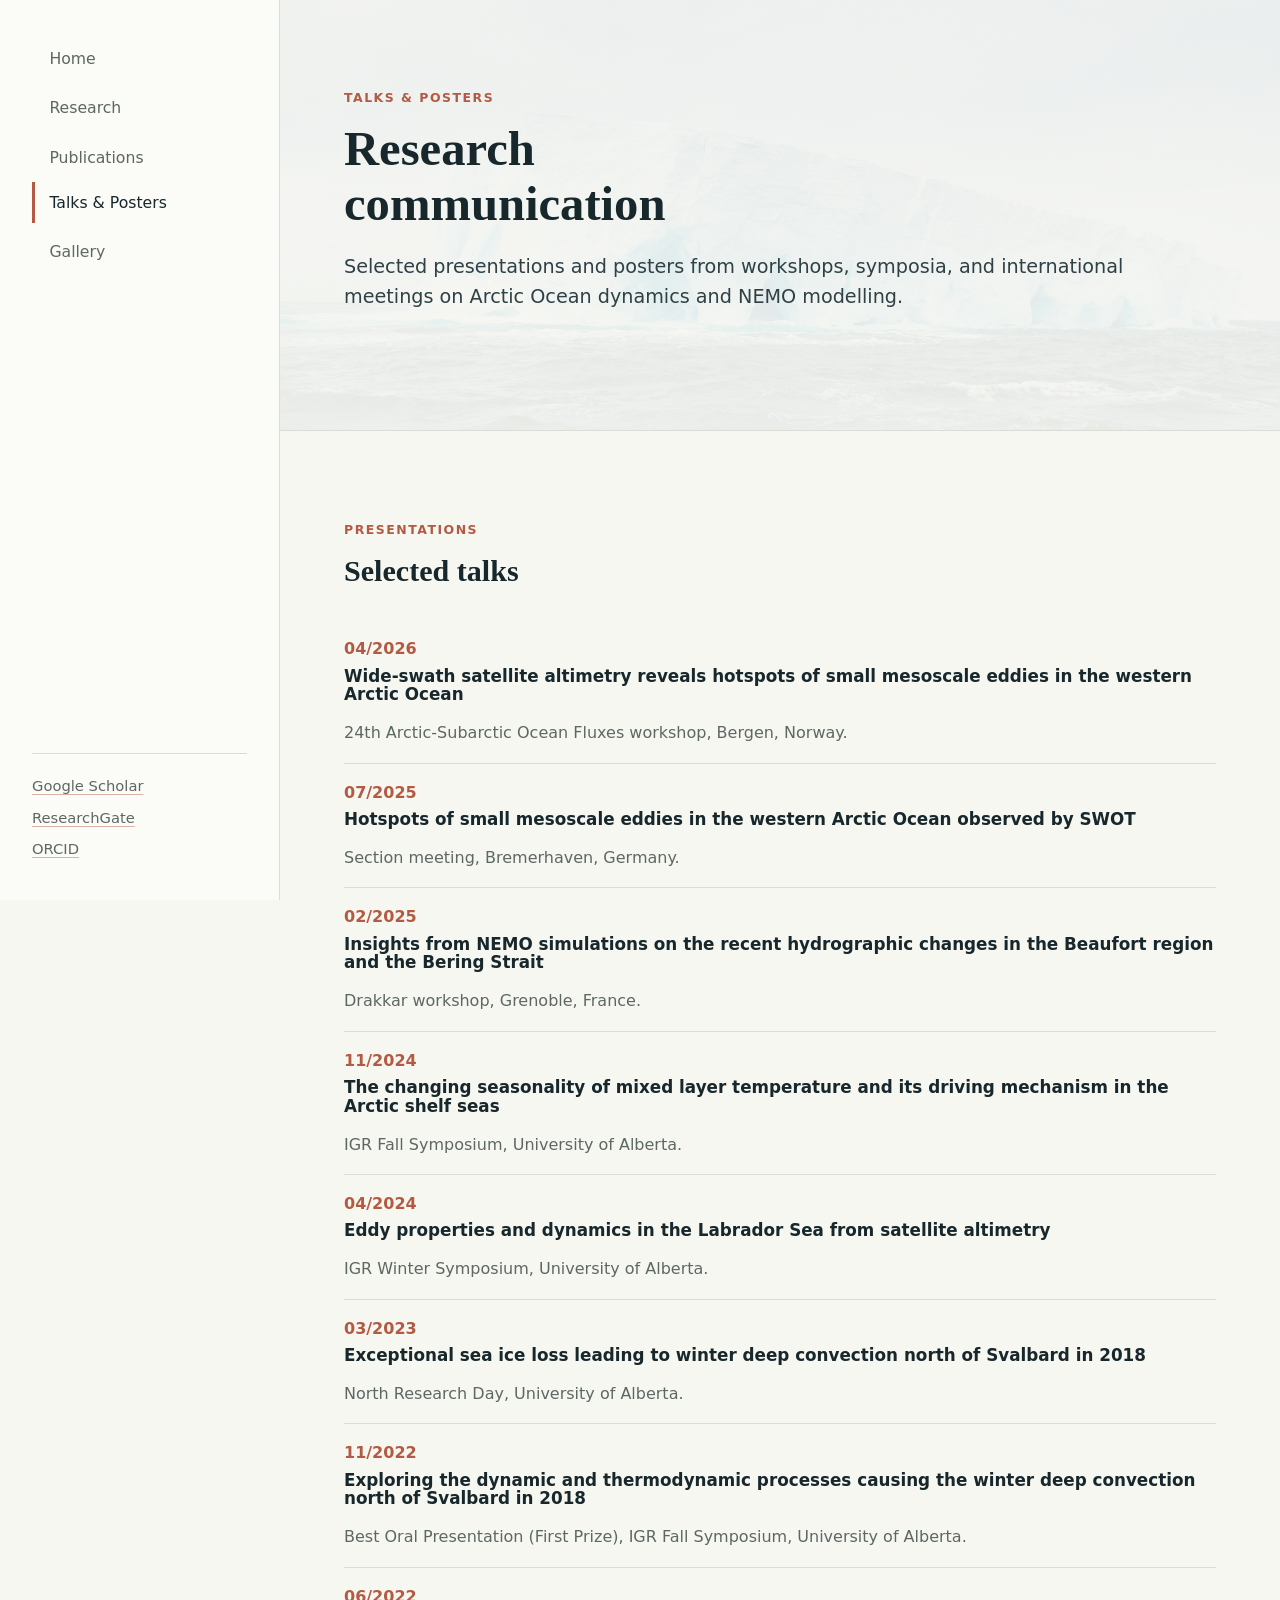
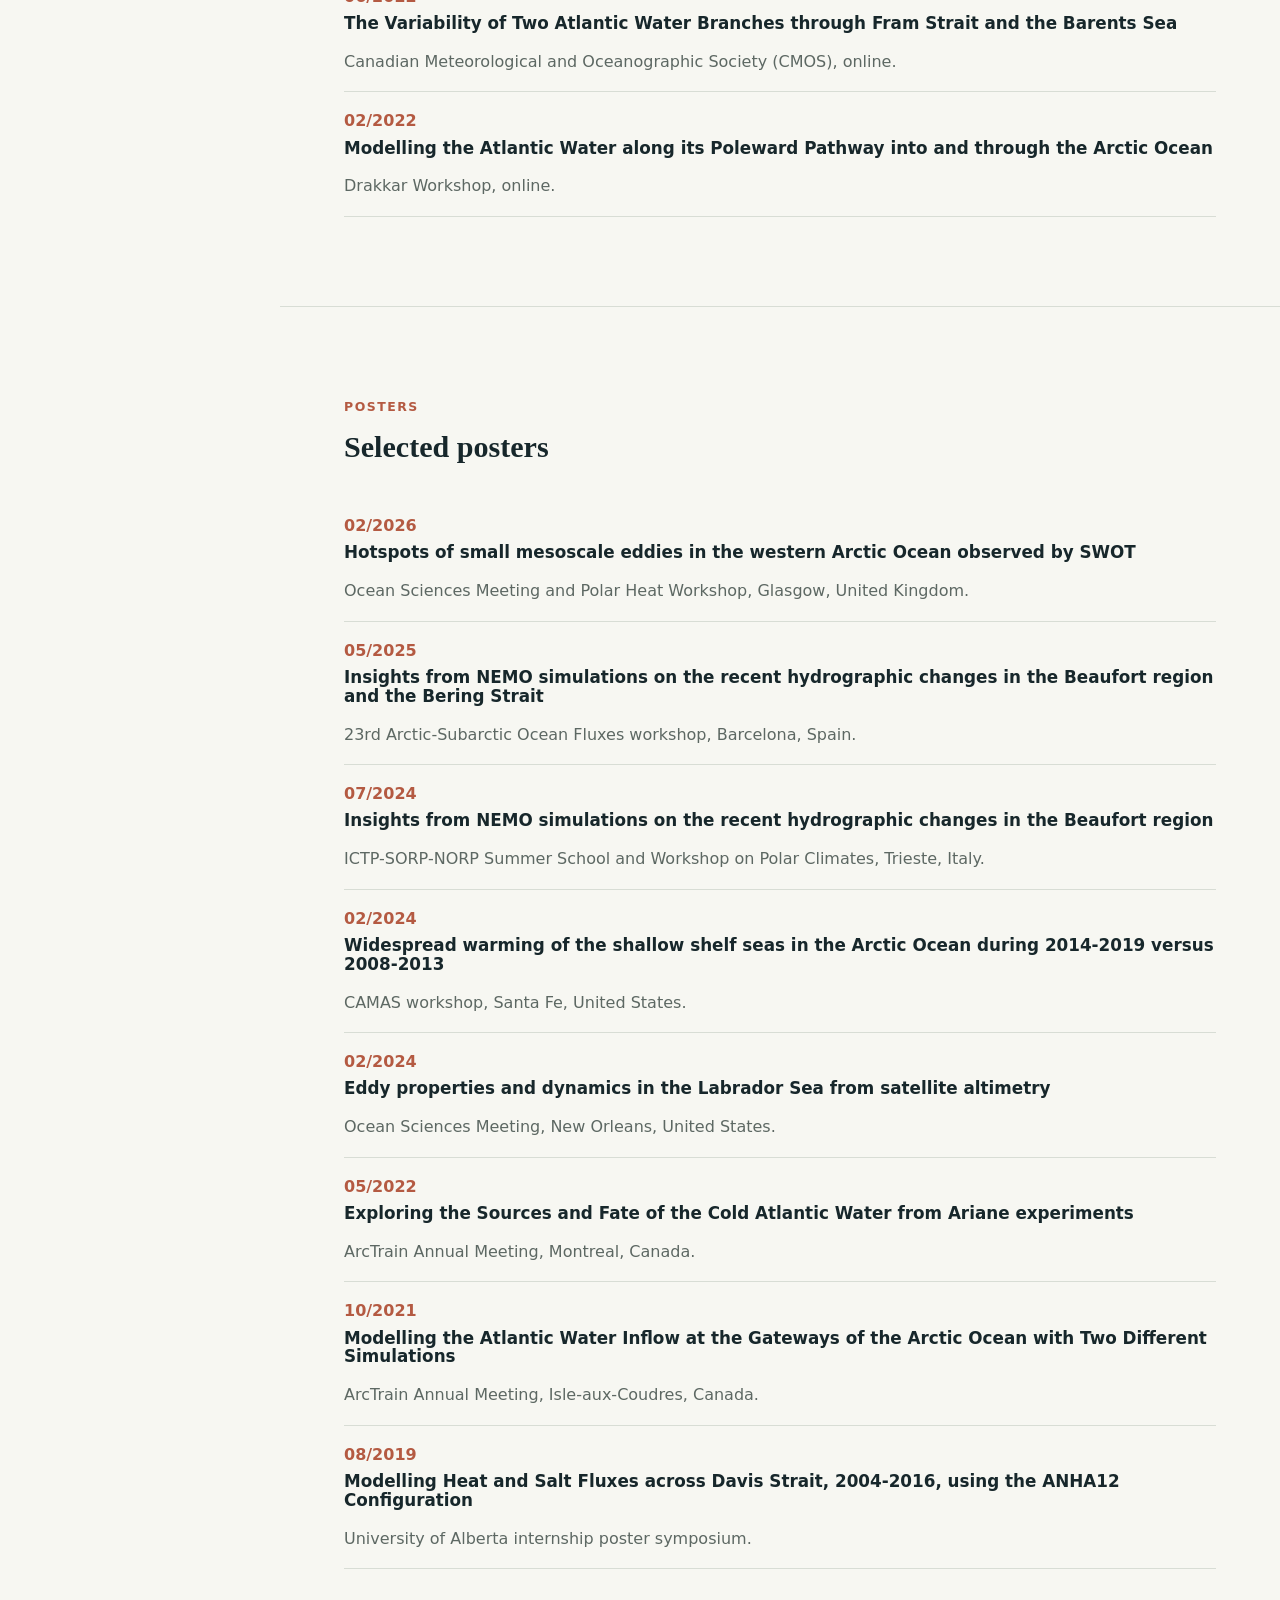
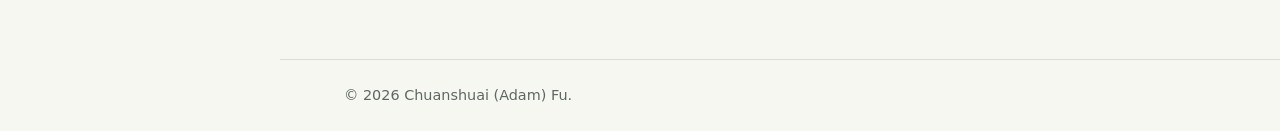
<file: talks.html>
<!doctype html>
<html lang="en">
  <head>
    <meta charset="utf-8" />
    <meta name="viewport" content="width=device-width, initial-scale=1" />
    <title>Talks & Posters | Chuanshuai (Adam) Fu</title>
    <meta
      name="description"
      content="Selected talks and posters by Chuanshuai (Adam) Fu."
    />
    <link rel="stylesheet" href="styles.css" />
  </head>
  <body data-page="talks">
    <a class="skip-link" href="#main">Skip to content</a>

    <div class="site-shell">
      <aside class="sidebar" aria-label="Site">
        <nav class="nav" aria-label="Primary navigation">
          <a href="index.html" class="nav__link" data-nav="home">Home</a>
          <details class="nav__details" data-nav-details="home">
            <summary><span class="sr-only">Toggle Home subtitles</span></summary>
            <div class="nav__sublist">
              <a href="index.html#education-title">Education & appointments</a>
              <a href="index.html#teaching-title">Academic training</a>
              <a href="index.html#awards-title">Scholarships & awards</a>
              <a href="index.html#contact-title">Contact</a>
            </div>
          </details>
          <a href="research.html" class="nav__link" data-nav="research">Research</a>
          <details class="nav__details" data-nav-details="research">
            <summary><span class="sr-only">Toggle Research subtitles</span></summary>
            <div class="nav__sublist">
              <a href="research.html#research-interests-title">Research interests</a>
              <a href="research.html#mixed-layer">Mixed-layer seasonality</a>
              <a href="research.html#beaufort-gyre">Beaufort Gyre freshwater</a>
              <a href="research.html#swot-eddies">SWOT eddies</a>
              <a href="research.html#labrador-eddies">Labrador Sea eddies</a>
              <a href="research.html#svalbard-convection">Svalbard convection</a>
              <a href="research.html#atlantic-water">Atlantic Water pathways</a>
            </div>
          </details>
          <a href="publications.html" class="nav__link" data-nav="publications">Publications</a>
          <a href="talks.html" class="nav__link" data-nav="talks">Talks & Posters</a>
          <details class="nav__details" data-nav-details="talks">
            <summary><span class="sr-only">Toggle Talks and Posters subtitles</span></summary>
            <div class="nav__sublist">
              <a href="talks.html#presentations-title">Selected talks</a>
              <a href="talks.html#posters-title">Selected posters</a>
            </div>
          </details>
          <a href="gallery.html" class="nav__link" data-nav="gallery">Gallery</a>
          <details class="nav__details" data-nav-details="gallery">
            <summary><span class="sr-only">Toggle Gallery subtitles</span></summary>
            <div class="nav__sublist">
              <a href="gallery.html#gallery-2026">2026</a>
              <a href="gallery.html#gallery-2025">2025</a>
              <a href="gallery.html#gallery-2024">2024</a>
              <a href="gallery.html#gallery-2023">2023</a>
              <a href="gallery.html#gallery-2021-2022">2021-2022</a>
              <a href="gallery.html#gallery-before-2020">Before 2020</a>
            </div>
          </details>
        </nav>

        <div class="sidebar__meta">
          <a href="https://scholar.google.com/citations?user=yqhJvTcAAAAJ&hl=en">Google Scholar</a>
          <a href="https://www.researchgate.net/profile/Adam_Fu/research">ResearchGate</a>
          <a href="https://orcid.org/0000-0001-9124-5510">ORCID</a>
        </div>
      </aside>

      <main id="main" class="content">
        <section class="section page-header" aria-labelledby="talks-title">
          <p class="eyebrow">Talks & Posters</p>
          <h1 id="talks-title">Research communication</h1>
          <p class="lead">
            Selected presentations and posters from workshops, symposia, and
            international meetings on Arctic Ocean dynamics and NEMO modelling.
          </p>
        </section>

        <section class="section section-stack" aria-labelledby="presentations-title">
          <div class="section__heading">
            <p class="eyebrow">Presentations</p>
            <h2 id="presentations-title">Selected talks</h2>
          </div>

          <div class="timeline">
            <article>
              <time>04/2026</time>
              <h3>Wide-swath satellite altimetry reveals hotspots of small mesoscale eddies in the western Arctic Ocean</h3>
              <p>24th Arctic-Subarctic Ocean Fluxes workshop, Bergen, Norway.</p>
            </article>
            <article>
              <time>07/2025</time>
              <h3>Hotspots of small mesoscale eddies in the western Arctic Ocean observed by SWOT</h3>
              <p>Section meeting, Bremerhaven, Germany.</p>
            </article>
            <article>
              <time>02/2025</time>
              <h3>Insights from NEMO simulations on the recent hydrographic changes in the Beaufort region and the Bering Strait</h3>
              <p>Drakkar workshop, Grenoble, France.</p>
            </article>
            <article>
              <time>11/2024</time>
              <h3>The changing seasonality of mixed layer temperature and its driving mechanism in the Arctic shelf seas</h3>
              <p>IGR Fall Symposium, University of Alberta.</p>
            </article>
            <article>
              <time>04/2024</time>
              <h3>Eddy properties and dynamics in the Labrador Sea from satellite altimetry</h3>
              <p>IGR Winter Symposium, University of Alberta.</p>
            </article>
            <article>
              <time>03/2023</time>
              <h3>Exceptional sea ice loss leading to winter deep convection north of Svalbard in 2018</h3>
              <p>North Research Day, University of Alberta.</p>
            </article>
            <article>
              <time>11/2022</time>
              <h3>Exploring the dynamic and thermodynamic processes causing the winter deep convection north of Svalbard in 2018</h3>
              <p>Best Oral Presentation (First Prize), IGR Fall Symposium, University of Alberta.</p>
            </article>
            <article>
              <time>06/2022</time>
              <h3>The Variability of Two Atlantic Water Branches through Fram Strait and the Barents Sea</h3>
              <p>Canadian Meteorological and Oceanographic Society (CMOS), online.</p>
            </article>
            <article>
              <time>02/2022</time>
              <h3>Modelling the Atlantic Water along its Poleward Pathway into and through the Arctic Ocean</h3>
              <p>Drakkar Workshop, online.</p>
            </article>
          </div>
        </section>

        <section class="section section-stack" aria-labelledby="posters-title">
          <div class="section__heading">
            <p class="eyebrow">Posters</p>
            <h2 id="posters-title">Selected posters</h2>
          </div>

          <div class="timeline">
            <article>
              <time>02/2026</time>
              <h3>Hotspots of small mesoscale eddies in the western Arctic Ocean observed by SWOT</h3>
              <p>Ocean Sciences Meeting and Polar Heat Workshop, Glasgow, United Kingdom.</p>
            </article>
            <article>
              <time>05/2025</time>
              <h3>Insights from NEMO simulations on the recent hydrographic changes in the Beaufort region and the Bering Strait</h3>
              <p>23rd Arctic-Subarctic Ocean Fluxes workshop, Barcelona, Spain.</p>
            </article>
            <article>
              <time>07/2024</time>
              <h3>Insights from NEMO simulations on the recent hydrographic changes in the Beaufort region</h3>
              <p>ICTP-SORP-NORP Summer School and Workshop on Polar Climates, Trieste, Italy.</p>
            </article>
            <article>
              <time>02/2024</time>
              <h3>Widespread warming of the shallow shelf seas in the Arctic Ocean during 2014-2019 versus 2008-2013</h3>
              <p>CAMAS workshop, Santa Fe, United States.</p>
            </article>
            <article>
              <time>02/2024</time>
              <h3>Eddy properties and dynamics in the Labrador Sea from satellite altimetry</h3>
              <p>Ocean Sciences Meeting, New Orleans, United States.</p>
            </article>
            <article>
              <time>05/2022</time>
              <h3>Exploring the Sources and Fate of the Cold Atlantic Water from Ariane experiments</h3>
              <p>ArcTrain Annual Meeting, Montreal, Canada.</p>
            </article>
            <article>
              <time>10/2021</time>
              <h3>Modelling the Atlantic Water Inflow at the Gateways of the Arctic Ocean with Two Different Simulations</h3>
              <p>ArcTrain Annual Meeting, Isle-aux-Coudres, Canada.</p>
            </article>
            <article>
              <time>08/2019</time>
              <h3>Modelling Heat and Salt Fluxes across Davis Strait, 2004-2016, using the ANHA12 Configuration</h3>
              <p>University of Alberta internship poster symposium.</p>
            </article>
          </div>
        </section>

        <footer class="footer">
          <p>© 2026 Chuanshuai (Adam) Fu.</p>
        </footer>
      </main>
    </div>

    <script src="script.js"></script>
  </body>
</html>
</file>
<file: styles.css>
:root {
  --paper: #f7f7f2;
  --surface: #ffffff;
  --ink: #17272b;
  --muted: #5d6863;
  --line: #d8ddd5;
  --teal: #255f68;
  --teal-deep: #153f48;
  --copper: #b45a42;
  --gold: #c7a65a;
  --shadow: 0 22px 60px rgba(23, 39, 43, 0.12);
  color-scheme: light;
}

* {
  box-sizing: border-box;
}

html {
  scroll-behavior: smooth;
}

body {
  margin: 0;
  background: var(--paper);
  color: var(--ink);
  font-family:
    Inter, ui-sans-serif, system-ui, -apple-system, BlinkMacSystemFont, "Segoe UI",
    sans-serif;
  line-height: 1.65;
}

img {
  display: block;
  max-width: 100%;
}

a {
  color: inherit;
  text-decoration-color: rgba(180, 90, 66, 0.45);
  text-underline-offset: 0.18em;
}

a:hover {
  color: var(--copper);
}

.skip-link {
  left: 1rem;
  opacity: 0;
  padding: 0.7rem 0.9rem;
  position: fixed;
  top: 1rem;
  transform: translateY(-1rem);
  z-index: 20;
}

.skip-link:focus {
  background: var(--surface);
  border: 1px solid var(--line);
  opacity: 1;
  transform: translateY(0);
}

.sr-only {
  clip: rect(0, 0, 0, 0);
  border: 0;
  height: 1px;
  margin: -1px;
  overflow: hidden;
  padding: 0;
  position: absolute;
  white-space: nowrap;
  width: 1px;
}

.site-shell {
  display: grid;
  grid-template-columns: 280px minmax(0, 1fr);
  min-height: 100vh;
}

.sidebar {
  align-self: start;
  background: #fbfbf7;
  border-right: 1px solid var(--line);
  display: flex;
  flex-direction: column;
  gap: 3rem;
  min-height: 100vh;
  padding: 2.4rem 2rem;
  position: sticky;
  top: 0;
}

.nav {
  display: grid;
  gap: 0.25rem;
}

.nav__link {
  border-left: 3px solid transparent;
  color: var(--muted);
  font-size: 0.98rem;
  padding: 0.48rem 0 0.48rem 0.9rem;
  text-decoration: none;
}

.nav__link:hover,
.nav__link.is-active {
  border-left-color: var(--copper);
  color: var(--ink);
}

.nav__details {
  margin: 0 0 0.45rem 1.25rem;
}

.nav__details:not([open]) {
  margin: 0;
}

.nav__details summary {
  display: none;
}

.nav__details summary::-webkit-details-marker {
  display: none;
}

.nav__sublist {
  border-left: 1px solid var(--line);
  display: grid;
  gap: 0.15rem;
  margin: 0.05rem 0 0 0.1rem;
  padding-left: 0.85rem;
}

.nav__sublist a {
  color: var(--muted);
  font-size: 0.76rem;
  line-height: 1.25;
  padding: 0.22rem 0;
  text-decoration: none;
}

.nav__sublist a:hover {
  color: var(--ink);
}

.sidebar__meta {
  border-top: 1px solid var(--line);
  color: var(--muted);
  display: grid;
  font-size: 0.92rem;
  gap: 0.45rem;
  margin-top: auto;
  padding-top: 1.3rem;
}

.content {
  min-width: 0;
}

.section {
  border-bottom: 1px solid var(--line);
  padding: clamp(3rem, 7vw, 6.5rem) clamp(1.25rem, 5vw, 5rem);
  scroll-margin-top: 1rem;
}

.hero {
  padding-top: clamp(1.25rem, 4vw, 3rem);
}

.page-header {
  background:
    linear-gradient(rgba(247, 247, 242, 0.88), rgba(247, 247, 242, 0.94)),
    url("assets/arctic-ocean-banner.png") center / cover;
  min-height: 38vh;
  padding-top: clamp(3rem, 8vw, 5.5rem);
}

.page-header h1 {
  max-width: 16ch;
}

.hero__media {
  aspect-ratio: 16 / 7;
  border-radius: 8px;
  box-shadow: var(--shadow);
  margin-bottom: clamp(2rem, 5vw, 4.5rem);
  overflow: hidden;
}

.hero__media img {
  height: 100%;
  object-fit: cover;
  width: 100%;
}

.profile {
  align-items: center;
  display: grid;
  gap: clamp(1.75rem, 5vw, 4rem);
  grid-template-columns: minmax(220px, 360px) minmax(0, 740px);
}

.profile__photo {
  aspect-ratio: 1;
  border: 1px solid var(--line);
  border-radius: 8px;
  box-shadow: 0 16px 38px rgba(23, 39, 43, 0.1);
  object-fit: cover;
}

.eyebrow {
  color: var(--copper);
  font-size: 0.78rem;
  font-weight: 700;
  letter-spacing: 0.12em;
  margin: 0 0 0.85rem;
  text-transform: uppercase;
}

h1,
h2,
h3 {
  color: var(--ink);
  line-height: 1.12;
  margin: 0;
  overflow-wrap: break-word;
}

h1,
h2 {
  font-family: Georgia, "Times New Roman", serif;
  font-weight: 600;
}

h1 {
  font-size: clamp(2rem, 3.8vw, 3.25rem);
  max-width: 13ch;
}

h2 {
  font-size: clamp(1.4rem, 2.35vw, 2.15rem);
  max-width: 14ch;
}

h3 {
  font-size: 1.05rem;
}

.lead {
  color: #2f4145;
  font-size: clamp(1.02rem, 1.55vw, 1.2rem);
  line-height: 1.55;
  margin: 1.3rem 0 1.8rem;
  max-width: 66ch;
}

.intro-copy {
  color: var(--muted);
  margin: 0 0 1.8rem;
  max-width: 68ch;
}

.facts {
  border-bottom: 1px solid var(--line);
  border-top: 1px solid var(--line);
  display: grid;
  gap: 0;
  margin: 0 0 1.8rem;
}

.facts div {
  display: grid;
  gap: 1rem;
  grid-template-columns: 8rem minmax(0, 1fr);
  padding: 0.75rem 0;
}

.facts div + div {
  border-top: 1px solid var(--line);
}

.facts dt {
  color: var(--muted);
  font-size: 0.82rem;
  font-weight: 700;
  text-transform: uppercase;
}

.facts dd {
  margin: 0;
}

.actions {
  display: flex;
  flex-wrap: wrap;
  gap: 0.7rem;
}

.button {
  align-items: center;
  background: var(--surface);
  border: 1px solid var(--line);
  border-radius: 8px;
  color: var(--ink);
  display: inline-flex;
  font-weight: 700;
  justify-content: center;
  min-height: 2.75rem;
  min-width: 7rem;
  padding: 0.65rem 1rem;
  text-decoration: none;
}

.button:hover {
  border-color: var(--copper);
}

.button--primary {
  background: var(--teal);
  border-color: var(--teal);
  color: #fff;
}

.button--primary:hover {
  background: var(--teal-deep);
  color: #fff;
}

.split {
  display: grid;
  gap: clamp(2rem, 5vw, 4rem);
  grid-template-columns: minmax(270px, 0.7fr) minmax(0, 1.3fr);
}

.section__heading {
  margin-bottom: clamp(1.8rem, 4vw, 3rem);
}

.section__intro {
  margin-bottom: clamp(1.8rem, 4vw, 3rem);
  position: static;
}

.section-stack {
  display: block;
}

.section-stack h2,
.section__heading h2 {
  max-width: 22ch;
}

.research-grid {
  display: grid;
  gap: 1rem;
  grid-template-columns: repeat(2, minmax(0, 1fr));
}

.research-grid--wide {
  grid-template-columns: repeat(2, minmax(260px, 1fr));
  max-width: 980px;
}

.research-grid--single {
  grid-template-columns: minmax(0, 1fr);
  max-width: 1120px;
}

.research-item {
  background: var(--surface);
  border: 1px solid var(--line);
  border-radius: 8px;
  padding: 1.25rem;
}

.research-item h2 {
  font-family: Inter, ui-sans-serif, system-ui, -apple-system, BlinkMacSystemFont, "Segoe UI",
    sans-serif;
  font-size: 1.15rem;
  max-width: none;
}

.research-item p,
.timeline p,
.contact p,
.publication-list p {
  color: var(--muted);
  margin-bottom: 0;
}

.interest-list {
  display: flex;
  flex-wrap: wrap;
  gap: 0.75rem;
  max-width: 980px;
}

.interest-list span {
  background: var(--surface);
  border: 1px solid var(--line);
  border-radius: 8px;
  color: var(--ink);
  font-size: 0.96rem;
  line-height: 1.35;
  padding: 0.75rem 0.9rem;
}

.publication-list {
  counter-reset: pubs;
  display: grid;
  gap: 1.1rem;
  list-style: none;
  margin: 0;
  max-width: 920px;
  padding: 0;
}

.publication-list--reverse {
  counter-reset: pubs 8;
}

.publication-list li {
  background: var(--surface);
  border-left: 4px solid var(--teal);
  border-radius: 8px;
  padding: 1.25rem 1.3rem 1.2rem;
  position: relative;
}

.publication-list--reverse li {
  counter-increment: pubs -1;
}

.publication-list:not(.publication-list--reverse) li {
  counter-increment: pubs;
}

.publication-list li::before {
  color: var(--gold);
  content: counter(pubs, decimal-leading-zero);
  font-family: Georgia, "Times New Roman", serif;
  font-size: 1.2rem;
  position: absolute;
  right: 1.2rem;
  top: 1rem;
}

.publication-list--reverse li::before {
  content: attr(data-number);
}

.publication-list p {
  padding-right: 3rem;
}

.publication-list a {
  display: inline-block;
  font-size: 0.92rem;
  margin-top: 0.55rem;
}

.research-figure {
  background: #fff;
  border: 1px solid var(--line);
  border-radius: 8px;
  margin: 1rem 0;
  max-width: 1040px;
  overflow: hidden;
}

.research-figure img {
  background: #fff;
  display: block;
  height: clamp(320px, 50vw, 680px);
  object-fit: contain;
  width: 100%;
}

.research-figure--wide img {
  height: clamp(220px, 30vw, 380px);
}

.research-figure--map {
  max-width: 720px;
  margin-left: auto;
  margin-right: auto;
}

.research-figure--map img {
  height: clamp(220px, 32vw, 420px);
}

.research-figure figcaption {
  border-top: 1px solid var(--line);
  color: var(--muted);
  font-size: 0.86rem;
  line-height: 1.4;
  margin: 0;
  padding: 0.65rem 0.8rem;
}

.link-panel {
  display: grid;
  gap: 0.75rem;
  max-width: 760px;
}

.link-panel a {
  background: var(--surface);
  border: 1px solid var(--line);
  border-radius: 8px;
  display: grid;
  gap: 0.25rem;
  padding: 1rem 1.1rem;
  text-decoration: none;
}

.link-panel a:hover {
  border-color: var(--copper);
  color: var(--ink);
}

.link-panel span {
  color: var(--copper);
  font-size: 0.78rem;
  font-weight: 800;
  letter-spacing: 0.08em;
  text-transform: uppercase;
}

.link-panel strong {
  color: var(--ink);
  font-size: 1rem;
}

.timeline {
  display: grid;
  gap: 1rem;
}

.timeline article {
  border-bottom: 1px solid var(--line);
  padding-bottom: 1rem;
}

.timeline-divider {
  border-top: 1px solid var(--line);
  color: var(--copper);
  font-size: 0.78rem;
  font-weight: 800;
  letter-spacing: 0.12em;
  margin-top: 0.4rem;
  padding-top: 1rem;
  text-transform: uppercase;
}

.timeline time {
  color: var(--copper);
  display: block;
  font-weight: 800;
  margin-bottom: 0.25rem;
}

.gallery-grid {
  display: grid;
  gap: 1rem;
  grid-template-columns: repeat(3, minmax(0, 1fr));
}

.gallery-grid--wide {
  max-width: 1080px;
}

.gallery-grid figure {
  background: var(--surface);
  border: 1px solid var(--line);
  border-radius: 8px;
  margin: 0;
  overflow: hidden;
}

.gallery-grid img {
  aspect-ratio: 4 / 3;
  height: auto;
  object-fit: cover;
  width: 100%;
}

.gallery-grid figcaption {
  color: var(--muted);
  font-size: 0.92rem;
  padding: 0.85rem 1rem 1rem;
}

.photo-grid {
  display: grid;
  gap: 1rem;
  grid-template-columns: repeat(3, minmax(0, 1fr));
  max-width: 1120px;
}

.gallery-set {
  display: grid;
  gap: 1rem;
}

.gallery-set + .gallery-set {
  margin-top: clamp(2rem, 5vw, 3.5rem);
}

.gallery-set__heading {
  border-bottom: 1px solid var(--line);
  display: flex;
  flex-wrap: wrap;
  gap: 0.5rem 1rem;
  justify-content: space-between;
  max-width: 1120px;
  padding-bottom: 0.75rem;
}

.gallery-set__heading h3 {
  font-size: 1.08rem;
}

.gallery-set__heading p {
  color: var(--copper);
  font-size: 0.92rem;
  font-weight: 800;
  margin: 0;
}

.gallery-set__description {
  color: var(--ink);
  font-size: 0.98rem;
  line-height: 1.7;
  margin: 0;
  max-width: 820px;
}

.gallery-set__description span {
  color: var(--muted);
  display: block;
  font-style: italic;
  margin-top: 0.45rem;
}

.gallery-set--plain-text .gallery-set__heading p,
.gallery-set--plain-text .gallery-set__description,
.gallery-set--plain-text .gallery-set__description span {
  color: var(--ink);
  font-style: normal;
}

.photo-card {
  background: var(--surface);
  border: 1px solid var(--line);
  border-radius: 8px;
  margin: 0;
  overflow: hidden;
}

.photo-card img {
  aspect-ratio: 4 / 3;
  display: block;
  height: auto;
  object-fit: cover;
  width: 100%;
}

.photo-card video {
  aspect-ratio: 4 / 3;
  background: #000;
  display: block;
  object-fit: contain;
  width: 100%;
}

.photo-card--contain {
  align-self: start;
}

.photo-card--contain img {
  aspect-ratio: auto;
  background: var(--surface);
  object-fit: contain;
}

.photo-card--portrait {
  align-self: start;
  aspect-ratio: 3 / 4;
}

.photo-card--portrait img,
.photo-card--portrait video {
  aspect-ratio: auto;
  height: 100%;
  object-fit: contain;
  width: 100%;
}

.photo-card--defence-crop-top {
  align-self: start;
}

.photo-card--defence-crop-top img {
  aspect-ratio: 824 / 1021;
  display: block;
  object-fit: cover;
  object-position: bottom center;
}

.photo-card--featured {
  grid-column: span 2;
}

.photo-card--featured img {
  aspect-ratio: 16 / 11;
  object-position: center;
}

.photo-card figcaption {
  color: var(--muted);
  font-size: 0.92rem;
  padding: 0.85rem 1rem 1rem;
}

.contact {
  align-items: start;
  display: grid;
  gap: 2rem;
  grid-template-columns: minmax(0, 1.1fr) minmax(230px, 0.7fr);
}

address {
  background: var(--surface);
  border: 1px solid var(--line);
  border-radius: 8px;
  display: grid;
  font-style: normal;
  gap: 0.35rem;
  padding: 1.2rem;
}

.footer {
  color: var(--muted);
  font-size: 0.9rem;
  padding: 1.5rem clamp(1.25rem, 5vw, 5rem);
}

.footer p {
  margin: 0;
}

@media (max-width: 920px) {
  .site-shell {
    display: block;
  }

  .sidebar {
    background: #fbfbf7;
    border-bottom: 1px solid var(--line);
    border-right: 0;
    gap: 0.4rem;
    max-height: 42vh;
    min-height: 0;
    overflow-y: auto;
    padding: 0.55rem 0.75rem;
    position: sticky;
    top: 0;
    z-index: 20;
  }

  .nav {
    display: grid;
    gap: 0.25rem;
    grid-template-columns: repeat(2, minmax(0, 1fr));
    padding-bottom: 0;
  }

  .nav__link {
    border: 1px solid var(--line);
    border-radius: 6px;
    font-size: 0.86rem;
    min-height: 34px;
    padding: 0.32rem 0.5rem;
  }

  .nav__link.is-active,
  .nav__link:hover {
    border-color: var(--copper);
  }

  .nav__details {
    display: block;
    grid-column: 1 / -1;
    margin: 0 0 0.15rem 0;
  }

  .nav__details:not([open]) {
    display: none;
  }

  .nav__sublist {
    display: grid;
    gap: 0.1rem;
    margin: 0;
    padding: 0.1rem 0 0.2rem 0.65rem;
  }

  .nav__sublist a {
    font-size: 0.74rem;
    min-height: 26px;
    padding: 0.18rem 0;
  }

  .sidebar__meta {
    display: none;
  }

  .profile,
  .split,
  .contact {
    grid-template-columns: 1fr;
  }

  .profile__photo {
    aspect-ratio: auto;
    height: 220px;
    justify-self: center;
    max-width: none;
    object-fit: cover;
    object-position: center 32%;
    width: 170px;
  }

  .section__intro {
    position: static;
  }
}

@media (max-width: 620px) {
  .profile__photo {
    height: 175px;
    width: 130px;
  }

  .hero__media {
    aspect-ratio: 5 / 3;
  }

  .facts div {
    gap: 0.2rem;
    grid-template-columns: 1fr;
  }

  .research-grid,
  .gallery-grid,
  .photo-grid {
    grid-template-columns: 1fr;
  }

  .photo-card--featured {
    grid-column: auto;
  }

  .button {
    min-width: 0;
    width: 100%;
  }
}
</file>
